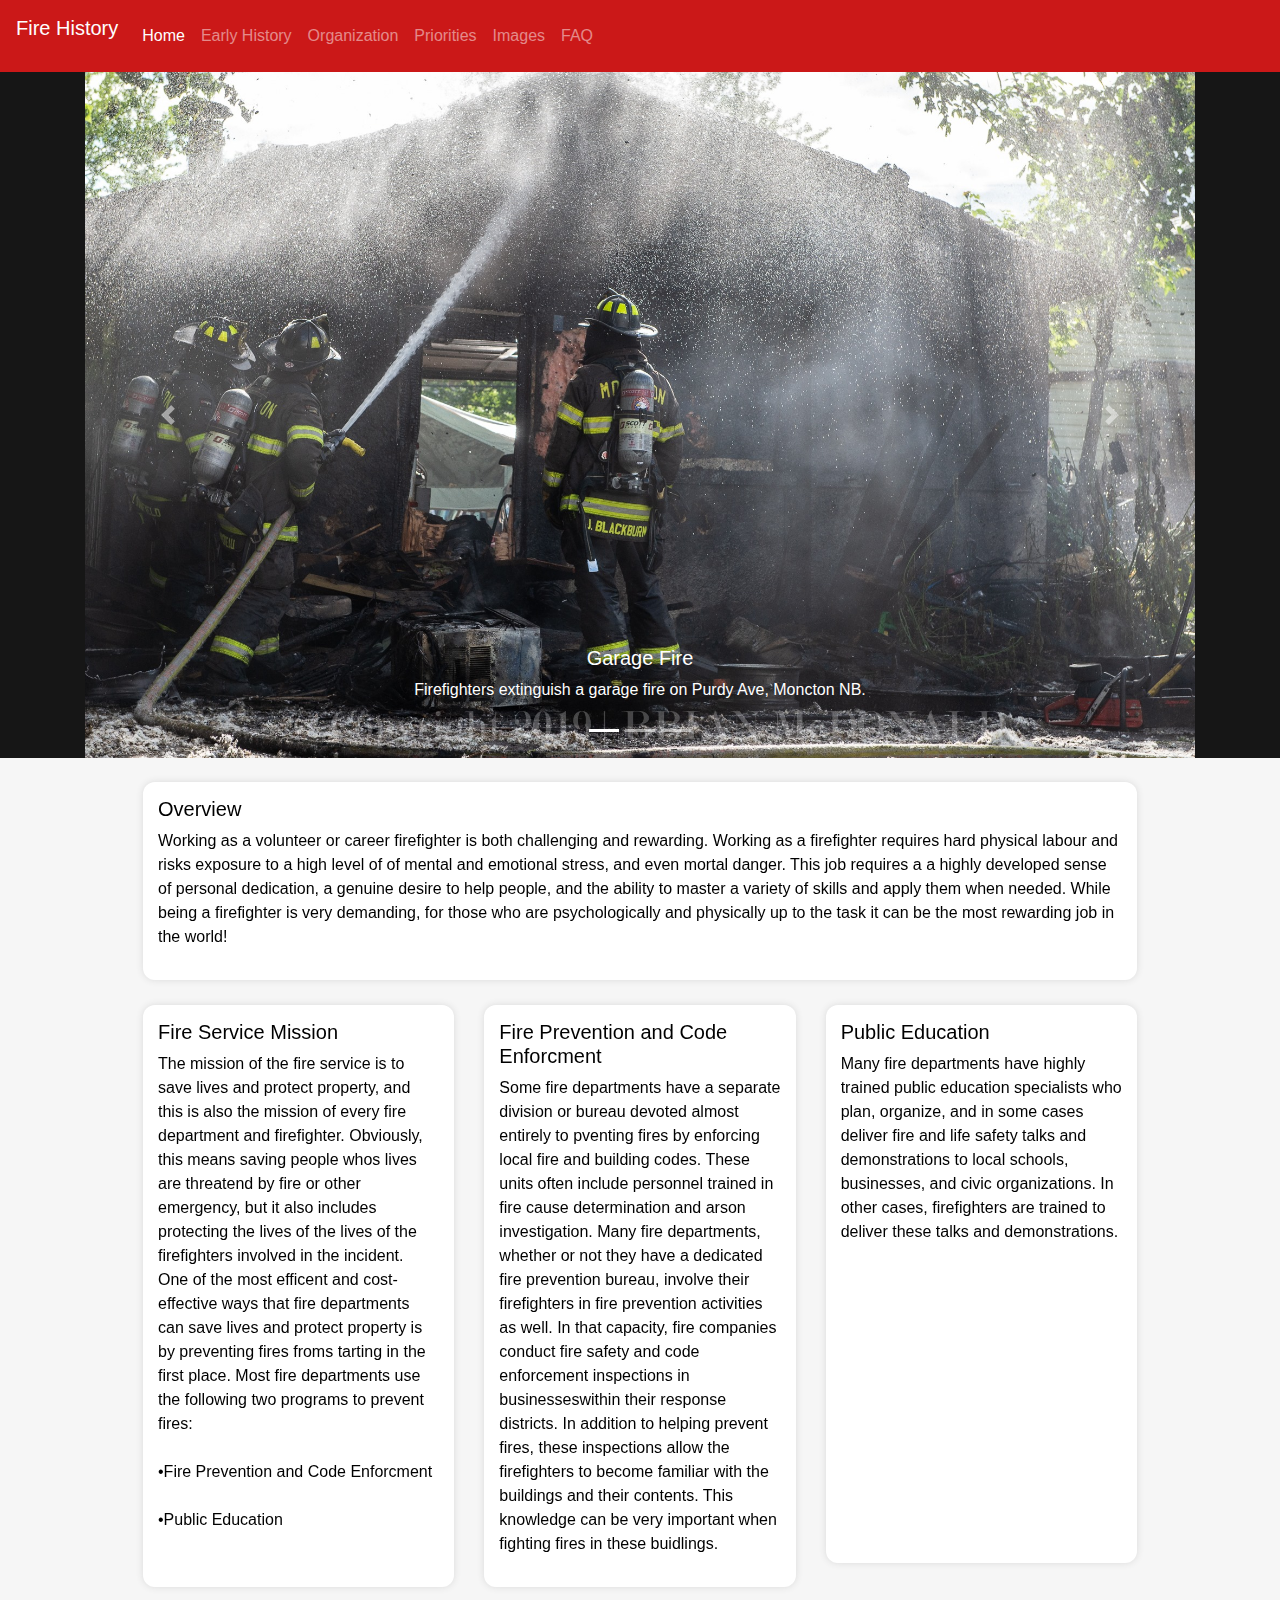
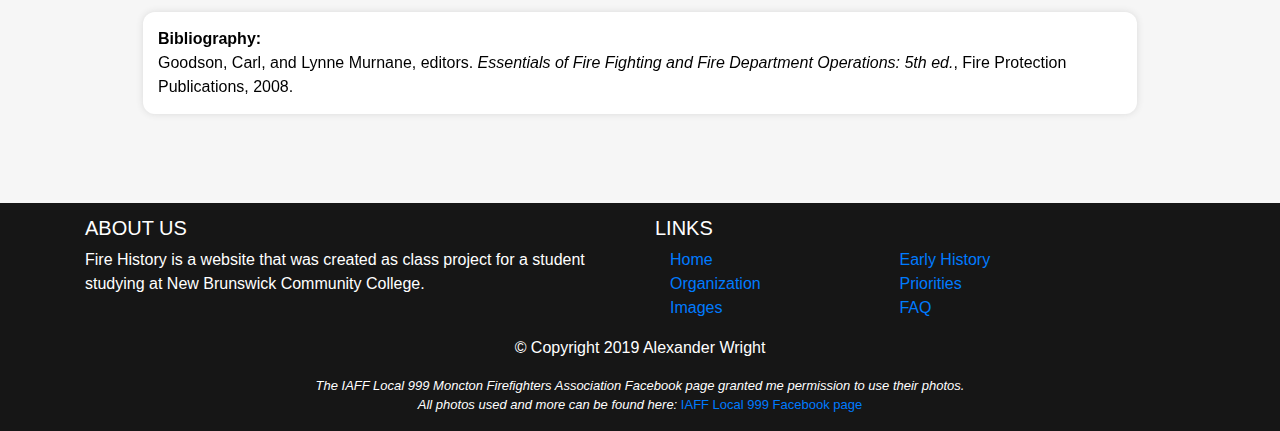
<file: index.html>
<!--Alexander Wright, Nov 26 2019, Project part 3-->
<!doctype html>
<html lang="en">

  <head>
    <!-- Required meta tags -->
    <meta charset="utf-8">
    <meta name="viewport" content="width=device-width, initial-scale=1, shrink-to-fit=no">

    <!-- Bootstrap CSS -->
    <link rel="stylesheet" href="https://stackpath.bootstrapcdn.com/bootstrap/4.3.1/css/bootstrap.min.css" integrity="sha384-ggOyR0iXCbMQv3Xipma34MD+dH/1fQ784/j6cY/iJTQUOhcWr7x9JvoRxT2MZw1T" crossorigin="anonymous">
	<!-- Optional JavaScript -->
    <!-- jQuery first, then Popper.js, then Bootstrap JS -->
    <script src="https://code.jquery.com/jquery-3.3.1.slim.min.js" integrity="sha384-q8i/X+965DzO0rT7abK41JStQIAqVgRVzpbzo5smXKp4YfRvH+8abtTE1Pi6jizo" crossorigin="anonymous"></script>
    <script src="https://cdnjs.cloudflare.com/ajax/libs/popper.js/1.14.7/umd/popper.min.js" integrity="sha384-UO2eT0CpHqdSJQ6hJty5KVphtPhzWj9WO1clHTMGa3JDZwrnQq4sF86dIHNDz0W1" crossorigin="anonymous"></script>
    <script src="https://stackpath.bootstrapcdn.com/bootstrap/4.3.1/js/bootstrap.min.js" integrity="sha384-JjSmVgyd0p3pXB1rRibZUAYoIIy6OrQ6VrjIEaFf/nJGzIxFDsf4x0xIM+B07jRM" crossorigin="anonymous"></script>
	
	
    <title>Home</title><!--Browser tab title set-->
	
	<!--Links to external CSS-->
	<link rel="stylesheet" type="text/css" href="Project.css">
	
	<!--Seets the browser tab icon-->
	<link rel="icon" href="Images/Helmet.png">

  </head>
  
  <body>  
	
	<!--Responsive navigation area-->
	<nav class="navbar fixed-top navbar-expand-lg navbar-dark" style="background-color:#C70000;" id="nav">
		<p class="navbar-brand">Fire History</p>
		
		<button class="navbar-toggler" type="button" data-toggle="collapse" data-target="#navbarNav" aria-controls="navbarNav" aria-expanded="false" aria-label="Toggle navigation">	
			<span class="navbar-toggler-icon"></span>
		</button>
		
		<!--Navigation links in an unordered list-->
		<div class="collapse navbar-collapse " id="navbarNav">
			<ul class="navbar-nav">
				<li class="nav-item active">
					<a class="nav-link" href="index.html">Home <span class="sr-only">(current)</span></a>
				</li>
				<li class="nav-item">
					<a class="nav-link" href="EarlyHistory.html">Early History</a>
				</li>
				<li class="nav-item">
					<a class="nav-link" href="Organization.html">Organization</a>
				</li>
				<li class="nav-item">
					<a class="nav-link" href="priorities.html">Priorities</a>
				</li>
				<li class="nav-item">
					<a class="nav-link" href="Images.html">Images</a>
				</li>
				<li class="nav-item">
					<a class="nav-link" href="FAQ.html">FAQ</a>
				</li>
					
			</ul>
		</div>
		
	</nav>
	
	<!--Forces the image carousel below the navbar-->
	<br><br><br>
	
	<!--Image carousel-->
	<div class="container-fluid" style="background-color:#161616;">	

		<div id="carouselExampleIndicators" class="carousel slide container" data-ride="carousel">
			<ol class="carousel-indicators">
				<li data-target="#carouselExampleIndicators" data-slide-to="0" class="active"></li>
				<li data-target="#carouselExampleIndicators" data-slide-to="1"></li>
				<li data-target="#carouselExampleIndicators" data-slide-to="2"></li>
			</ol>
			
			<div class="carousel-inner">
			
				<!-- Image one-->
				<div class="carousel-item active">
					<img class="d-block w-100" src="Images/imgC1.jpg" alt="Garage fire">
					
					<div class="carousel-caption d-none d-md-block">
						<h5>Garage Fire</h5>
						<p>Firefighters extinguish a garage fire on Purdy Ave, Moncton NB.</p>
					</div>
					
				</div>
				<!-- Image two-->
				<div class="carousel-item">
					<img class="d-block w-100" src="Images/imgC2.jpg" alt="House fire">
					
					<div class="carousel-caption d-none d-md-block">
						<h5>House Fire</h5>
						<p>Verdun Street house fire, Moncton NB.</p>
					</div>
				</div>
				<!-- Image three-->
				<div class="carousel-item">
					<img class="d-block w-100" src="Images/imgC3.jpg" alt="Apartment Fire">
					
					<div class="carousel-caption d-none d-md-block">
						<h5>Apartment Fire</h5>
						<p>Occupents forced out as fire broke out in the rooftop sauna. Morton Ave, Moncton NB.</p>
					</div>
				</div>
					
				<a class="carousel-control-prev" href="#carouselExampleIndicators" role="button" data-slide="prev">
					<span class="carousel-control-prev-icon" aria-hidden="true"></span>
					<span class="sr-only">Previous</span>
				</a>
				
				<a class="carousel-control-next" href="#carouselExampleIndicators" role="button" data-slide="next">
					<span class="carousel-control-next-icon" aria-hidden="true"></span>
					<span class="sr-only">Next</span>
				</a>
			</div>
		</div>
	</div>

	<!--Wrapper centeres main page content-->
	<div id="Wrapper">
		<div class="container">
			<div class="row">
				<!--Col md 12 takes up the whole page width-->
				<div class="col-lg-12"><br>
					<div class="ColumnStyle">
						<h5>Overview</h5>
						<p>
						Working as a volunteer or career firefighter is both challenging and rewarding. Working as a firefighter requires hard physical labour and risks exposure 
						to a high level of of mental and emotional stress, and even mortal danger. This job requires a a highly developed sense of personal dedication, a genuine 
						desire to help people, and the ability to master a variety of skills and apply them when needed. While being a firefighter is very demanding, 
						for those who are psychologically and physically up to the task it can be the most rewarding job in the world!
						</p>
					</div>
				</div>
			</div>
			<div class="row">
			<!--Items in new row are divided equally with col md 4, each takes a third of the available width-->
				<div class="col-lg-4" >
					<div class="ColumnStyle">
						<h5>Fire Service Mission</h5>
						<p>The mission of the fire service is to save lives and protect property, and this is also the mission of every fire department and firefighter.
						Obviously, this means saving people whos lives are threatend by fire or other emergency, but it also includes protecting the lives of the lives
						of the firefighters involved in the incident.
						<br>
						One of the most efficent and cost-effective ways that fire departments can save lives and protect property is by preventing fires froms tarting in 
						the first place. Most fire departments use the following two programs to prevent fires:
						<br><br>&#8226;Fire Prevention and Code Enforcment<br><br>&#8226;Public Education<br><br></p>					
					</div>					
				</div>				
				<div class="col-lg-4">
					<div class="ColumnStyle">
						<h5>Fire Prevention and Code Enforcment</h5>
						<p>Some fire departments have a separate division or bureau devoted almost entirely to pventing fires by enforcing local fire and building codes.
						   These units often include personnel trained in fire cause determination and arson investigation. Many fire departments, 
						   whether or not they have a dedicated fire prevention bureau, involve their firefighters in fire prevention activities as well. In that capacity,
						   fire companies conduct fire safety and code enforcement inspections in businesseswithin their response districts. In addition to helping prevent fires,
							these inspections allow the firefighters to become familiar with the buildings and their contents. This knowledge can be very important when 
							fighting fires in these buidlings.</p>
					</div>
				</div>			
				<div class="col-lg-4">
					<div class="ColumnStyle">
						<h5>Public Education</h5>
						<p>Many fire departments have highly trained public education specialists who plan, organize, and in some cases deliver fire and life safety talks and
						   demonstrations to local schools, businesses, and civic organizations. In other cases, firefighters are trained to deliver these talks and demonstrations.
						   <br><br><br><br> <br><br><br><br> <br><br><br><br> <br></p>
					</div>
				</div>
			</div>		
			<div class="row">
				<div class="col-lg-12">
					<p class="ColumnStyle">
						<strong>Bibliography:</strong><br>
						Goodson, Carl, and Lynne Murnane, editors. <i>Essentials of Fire Fighting and Fire Department Operations: 5th ed.</i>, Fire Protection Publications, 2008.
					</p>
				</div>
			</div>					   
		</div>
	</div>
	
	<!--Footer at the bottom of the page with navigation links and an about section-->
	<footer style="background-color:#161616;">
		<div class="container">
			<div class="row">
			
				<div class="col-md-6">
					<h5 class="text-uppercase">About Us</h5>
					<p>
						Fire History is a website that was created as class project for a student studying at New Brunswick Community College.
						
					</p>
				</div>
				
				<div class="col-md-6">
					
					<h5 class="text-uppercase">Links</h5>
					
					<!-- Links in an unordered list -->
					<ul class="list-unstyled">
						<li class="col-md-5 d-inline-block">
							<a class="nav-link link-padding" href="Index.html">Home</a>
						</li>
						<li class="col-md-5 d-inline-block">
							<a class="nav-link link-padding" href="EarlyHistory.html">Early History</a>
						</li>
						<li class="col-md-5 d-inline-block">
							<a class="nav-linklink-padding" href="Organization.html">Organization</a>
						</li>
						<li class="col-md-5 d-inline-block">
							<a class="nav-link link-padding" href="priorities.html">Priorities</a>
						</li>
						<li class="col-md-5 d-inline-block">
							<a class="nav-link link-padding" href="Images.html">Images</a>
						</li>
						<li class="col-md-5 d-inline-block">
							<a class="nav-link link-padding" href="FAQ.html">FAQ</a>
						</li>						
					</ul>
				</div>
			</div>
				
			<div class="row">
				<div class="col-md-12 text-center">
					<p>&copy; Copyright 2019 Alexander Wright</p> 
				</div>
			</div>
			<div class="row" style="font-size:13px;">
				<div class="col-md-12 text-center">
					<p><i>The IAFF Local 999 Moncton Firefighters Association Facebook page granted me permission to use their photos.<br>All photos used and more can be found here: 
					</i><a href="https://www.facebook.com/IAFF-Local-999-Moncton-Firefighters-Association-172013719613544/">IAFF Local 999 Facebook page</a></p>
					
				</div>
			</div>
		</div>
	</footer>

  </body>
</html>
</file>
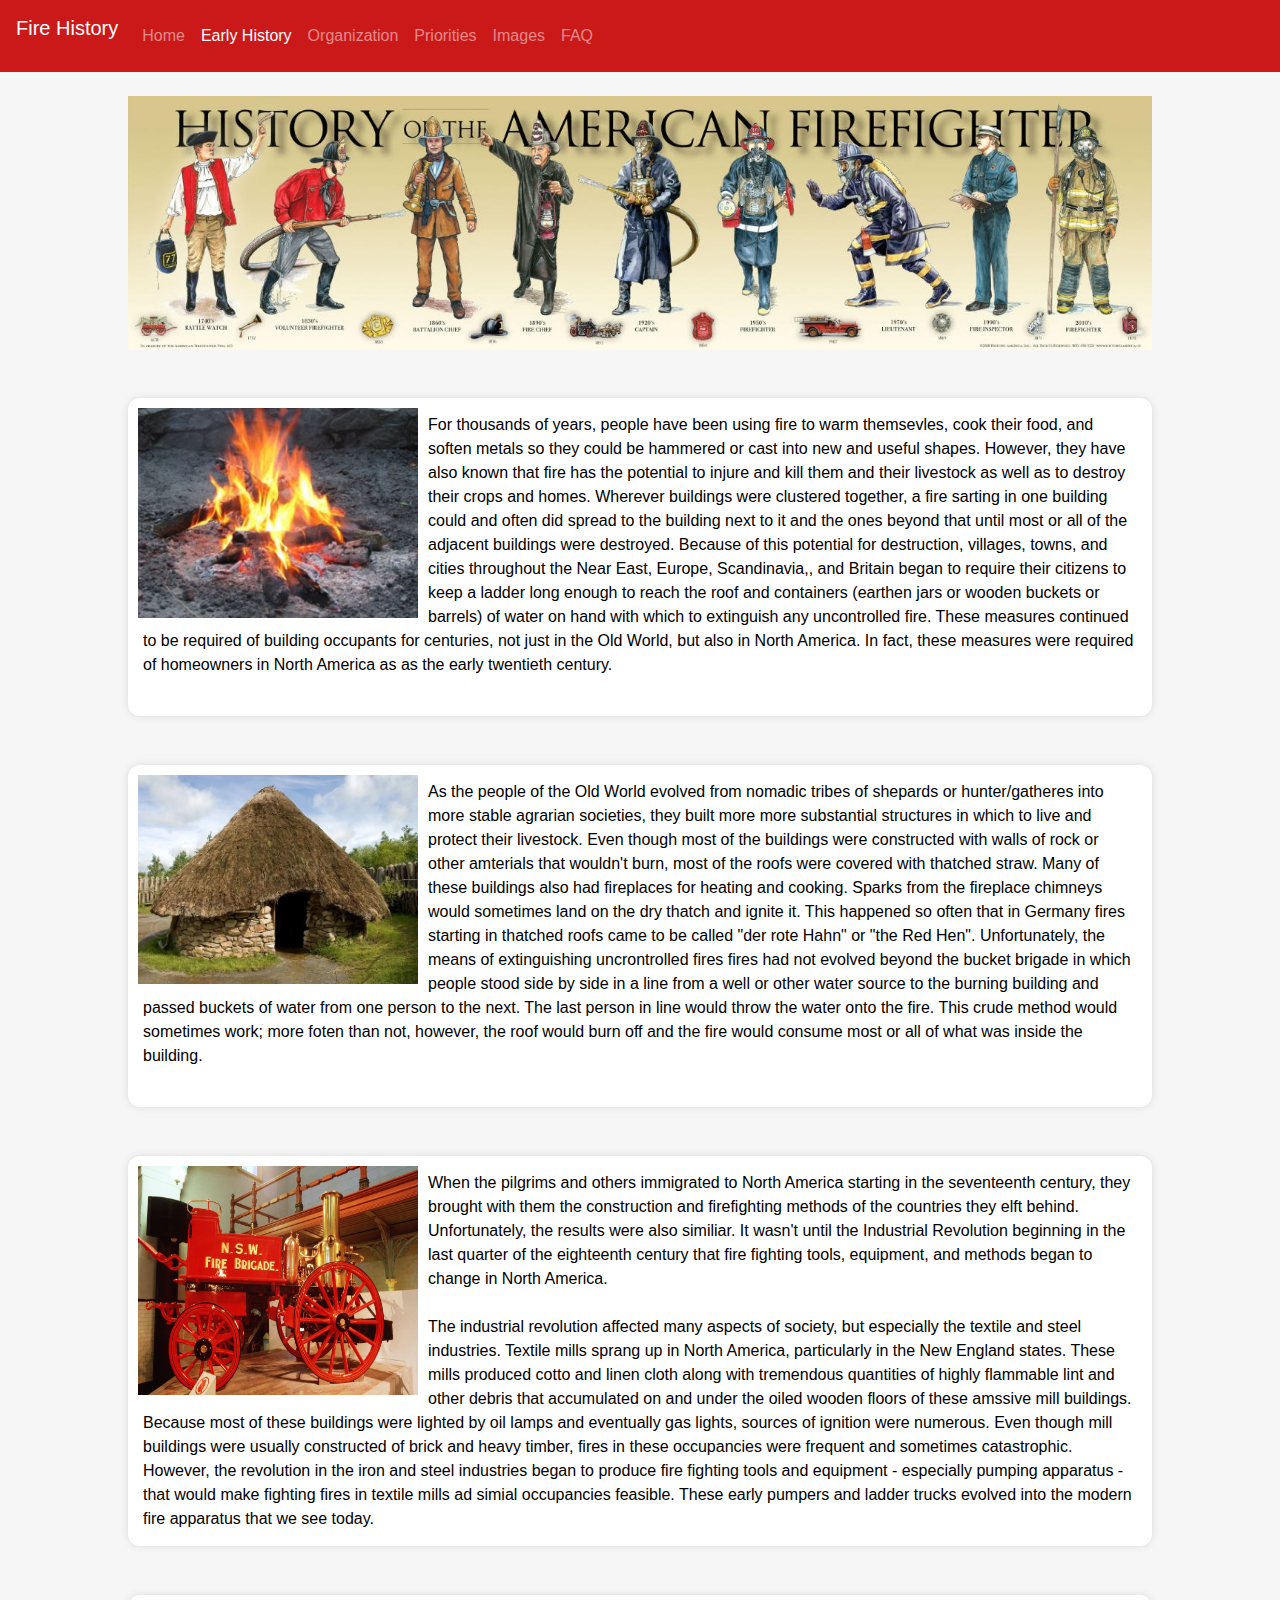
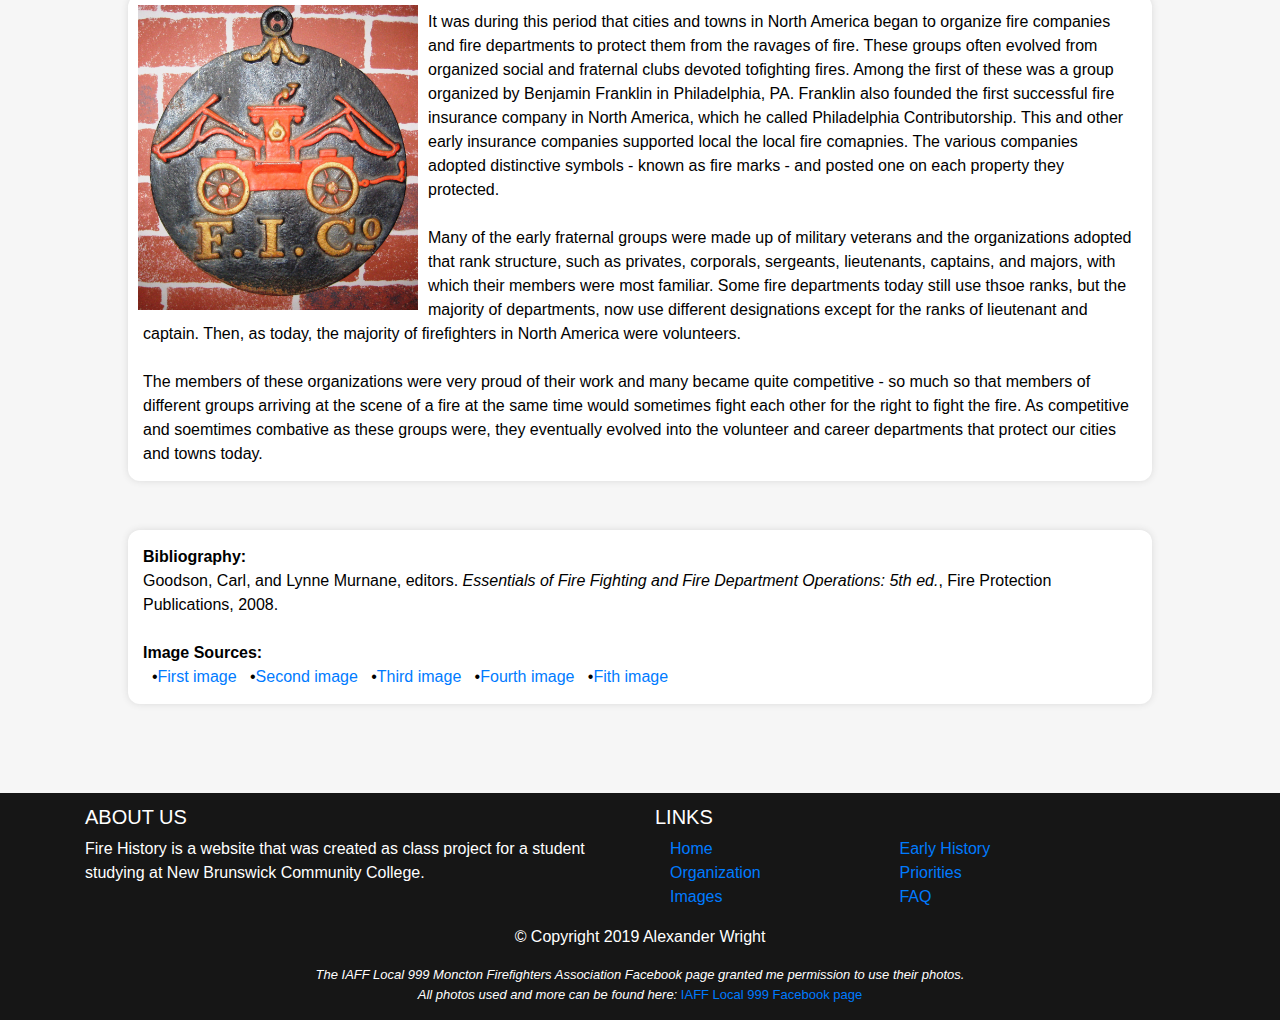
<file: EarlyHistory.html>
<!--Alexander Wright, Nov 26 2019, Project part 3-->
<!doctype html>
<html lang="en">

  <head>
    <!-- Required meta tags -->
    <meta charset="utf-8">
    <meta name="viewport" content="width=device-width, initial-scale=1, shrink-to-fit=no">

    <!-- Bootstrap CSS -->
    <link rel="stylesheet" href="https://stackpath.bootstrapcdn.com/bootstrap/4.3.1/css/bootstrap.min.css" integrity="sha384-ggOyR0iXCbMQv3Xipma34MD+dH/1fQ784/j6cY/iJTQUOhcWr7x9JvoRxT2MZw1T" crossorigin="anonymous">
	<!-- Optional JavaScript -->
    <!-- jQuery first, then Popper.js, then Bootstrap JS -->
    <script src="https://code.jquery.com/jquery-3.3.1.slim.min.js" integrity="sha384-q8i/X+965DzO0rT7abK41JStQIAqVgRVzpbzo5smXKp4YfRvH+8abtTE1Pi6jizo" crossorigin="anonymous"></script>
    <script src="https://cdnjs.cloudflare.com/ajax/libs/popper.js/1.14.7/umd/popper.min.js" integrity="sha384-UO2eT0CpHqdSJQ6hJty5KVphtPhzWj9WO1clHTMGa3JDZwrnQq4sF86dIHNDz0W1" crossorigin="anonymous"></script>
    <script src="https://stackpath.bootstrapcdn.com/bootstrap/4.3.1/js/bootstrap.min.js" integrity="sha384-JjSmVgyd0p3pXB1rRibZUAYoIIy6OrQ6VrjIEaFf/nJGzIxFDsf4x0xIM+B07jRM" crossorigin="anonymous"></script>
	
	
    <title>Early History</title>
	
	<link rel="stylesheet" type="text/css" href="Project.css">

	<!--Seets the browser tab icon-->
	<link rel="icon" href="Images/Helmet.png">
	
  </head>
  
  <body>  
	
	<!--Navigation area-->
	<nav class="navbar fixed-top navbar-expand-lg navbar-dark" style="background-color:#C70000;" id="nav">
		<p class="navbar-brand">Fire History</p>
		
		<button class="navbar-toggler" type="button" data-toggle="collapse" data-target="#navbarNav" aria-controls="navbarNav" aria-expanded="false" aria-label="Toggle navigation">	
			<span class="navbar-toggler-icon"></span>
		</button>
		
		<div class="collapse navbar-collapse " id="navbarNav">
			<ul class="navbar-nav">
				<li class="nav-item">
					<a class="nav-link" href="index.html">Home</a>
				</li>
				<li class="nav-item active">
					<a class="nav-link" href="EarlyHistory.html">Early History<span class="sr-only">(current)</span></a>
				</li>
				<li class="nav-item">
					<a class="nav-link" href="Organization.html">Organization</a>
				</li>
				<li class="nav-item">
					<a class="nav-link" href="priorities.html">Priorities</a>
				</li>
				<li class="nav-item">
					<a class="nav-link" href="Images.html">Images</a>
				</li>
				<li class="nav-item">
					<a class="nav-link" href="FAQ.html">FAQ</a>
				</li>
				
					
			</ul>
		</div>
		
	</nav>
		
	<!--Forces the image below the navbar-->
	<br><br><br><br>
		
	<!--Wrapper centers web page content-->
	<div id="Wrapper">
		
		<img  src="Images/HistoryBanner.jpg" style="width:100%;">
		
		<br>	
		
		<div><br><br><!--Br forces the first div to go down one space below the top banner image-->
		
			<img class="ContentPhotos card-img-left" src="Images/fire.jpg">
		
			<p class="ColumnStyle">
				For thousands of years, people have been using fire to warm themsevles, cook their food, and soften metals so they could be hammered or cast into new and useful shapes.
				However, they have also known that fire has the potential to injure and kill them and their livestock as well as to destroy their crops and homes.
				Wherever buildings were clustered together, a fire sarting in one building could and often did spread to the building next to it and the ones beyond that until
				most or all of the adjacent buildings were destroyed. Because of this potential for destruction, villages, towns, and cities throughout the Near East, Europe, 
				Scandinavia,, and Britain began to require their citizens to keep a ladder long enough to reach the roof and containers (earthen jars or wooden buckets or barrels)
				of water on hand with which to extinguish  any uncontrolled fire. These measures continued to be required of building occupants for centuries, not just in the Old 
				World, but also in North America. In fact, these measures were required of homeowners in North America as as the early twentieth century.
				<br><br>
			</p>
		</div>
		<br>
		<div>
			
			<img class="ContentPhotos" src="Images/hut.jpg">
		
			<p class="ColumnStyle">
				As the people of the Old World evolved from nomadic tribes of shepards or hunter/gatheres into more stable agrarian societies, they built more more substantial
				structures in which to live and protect their livestock. Even though most of the buildings were constructed with walls of rock or other amterials that wouldn't burn,
				most of the roofs  were covered with thatched straw. Many of these buildings also had fireplaces for heating and cooking. Sparks from the fireplace chimneys would
				sometimes land on the dry thatch and ignite it. This happened so often that in Germany fires starting in thatched roofs came to be called "der rote Hahn" or "the 
				Red Hen". Unfortunately, the means of extinguishing uncrontrolled fires fires had not evolved beyond the bucket brigade in which people  stood side by side in a 
				line from a well or other water source to the burning building and passed buckets of water from one person to the next. The last person in line would throw the 
				water onto the fire. This crude method would sometimes work; more foten than not, however, the roof would burn off and the fire would consume most or all of 
				what was inside the building.
				<br><br>
			</p>
		</div>
		<br>
		<div>
		
			<img class="ContentPhotos" src="Images/FirstFireEngine.jpg" style="height:250px">
		
			<p class="ColumnStyle">
				When the pilgrims and others immigrated to North America starting in the seventeenth century, they brought with them the construction and firefighting methods
				of the countries they elft behind. Unfortunately, the results were also similiar. It wasn't until the Industrial Revolution  beginning in the last quarter of the 
				eighteenth century that fire fighting tools, equipment, and methods began to change in North America.<br><br>
				The industrial revolution affected many aspects of society, but especially the textile and steel industries. Textile mills sprang up in North America, particularly 
				in the New England states. These mills produced cotto and linen cloth along with tremendous quantities of highly flammable lint and other debris that accumulated on
				and under the oiled wooden floors of these amssive mill buildings. Because most of these buildings were lighted by oil lamps and eventually gas lights, sources of 
				ignition were numerous. Even though mill buildings were usually constructed of brick and heavy timber, fires in these occupancies were frequent and sometimes
				catastrophic. However, the revolution in the iron and steel industries began to produce fire fighting tools and equipment - especially pumping apparatus - that would
				make fighting fires in textile mills ad simial occupancies feasible. These early pumpers and ladder trucks evolved into the modern fire apparatus that we see today.
				
			</p>
		</div>
		<br>
		<div>
			
			<img class="ContentPhotos" src="Images/mark.jpg">
		
			<p class="ColumnStyle">
				It was during this period that cities and towns in North America began to organize fire companies and fire departments to protect them from the ravages of fire.
				These groups often evolved from organized social and fraternal clubs devoted tofighting fires. Among the first of these was a group organized by Benjamin Franklin 
				in Philadelphia, PA. Franklin also founded the first successful fire insurance company in North America, which he called Philadelphia Contributorship. This and
				other early insurance companies supported local the local fire comapnies. The various companies adopted distinctive symbols - known as fire marks -  and posted one 
				on each property they protected.<br><br>
				Many of the early fraternal groups were made up of military veterans and the organizations adopted that rank structure, such as privates, corporals, sergeants,
				lieutenants, captains, and majors, with which their members were most familiar. Some fire departments today still use thsoe ranks, but the majority of departments,
				now use different designations except for the ranks of lieutenant and captain. Then, as today, the majority of firefighters in North America were volunteers.
				<br><br>
				The members of these organizations were very proud of their work and many became quite competitive - so much so that members of different groups arriving at the scene
				of a fire at the same time would sometimes fight each other for the right to fight the fire. As competitive and soemtimes combative as these groups were, they eventually
				evolved into the volunteer and career departments that protect our cities and towns today.
			</p>
		</div>
			
			<br>
			<div class="row">
				<div class="col-lg-12">
					<p class="ColumnStyle">
						<strong>Bibliography:</strong><br>
						Goodson, Carl, and Lynne Murnane, editors. <i>Essentials of Fire Fighting and Fire Department Operations: 5th ed.</i>, Fire Protection Publications, 2008.
						
						<br><br>
						<strong>Image Sources:</strong><br>
						&nbsp;&nbsp;&#8226;<a href="http://www.historyamerica.us/history-of-the-american-firefighter-poster">First image</a>
						&nbsp;&nbsp;&#8226;<a href="http://www.thegreynomads.com.au/scientists-reveal-secrets-of-perfect-grey-nomad-campfire/">Second image</a>
						&nbsp;&nbsp;&#8226;<a href="https://www.pinterest.ca/pin/203999058094094661/">Third image</a>
						&nbsp;&nbsp;&#8226;<a href="https://collection.maas.museum/object/207677">Fourth image</a>
						&nbsp;&nbsp;&#8226;<a href="https://www.pinterest.ca/pin/23855072996892797/">Fith image</a>
					
					</p>
					
				</div>
			</div>		
			
		
	</div>
		
	<!--Footer at the bottom of the page with navigation links and an about section-->
	<footer style="background-color:#161616;">
		<div class="container">
			<div class="row">
			
				<div class="col-md-6">
					<h5 class="text-uppercase">About Us</h5>
					<p>
						Fire History is a website that was created as class project for a student studying at New Brunswick Community College.
						
					</p>
				</div>
				
				<div class="col-md-6">
					
					<h5 class="text-uppercase">Links</h5>
					
					<!-- Links in an unordered list -->
					<ul class="list-unstyled">
						<li class="col-md-5 d-inline-block">
							<a class="nav-link link-padding" href="Index.html">Home</a>
						</li>
						<li class="col-md-5 d-inline-block">
							<a class="nav-link link-padding" href="EarlyHistory.html">Early History</a>
						</li>
						<li class="col-md-5 d-inline-block">
							<a class="nav-linklink-padding" href="Organization.html">Organization</a>
						</li>
						<li class="col-md-5 d-inline-block">
							<a class="nav-link link-padding" href="priorities.html">Priorities</a>
						</li>
						<li class="col-md-5 d-inline-block">
							<a class="nav-link link-padding" href="Images.html">Images</a>
						</li>
						<li class="col-md-5 d-inline-block">
							<a class="nav-link link-padding" href="FAQ.html">FAQ</a>
						</li>						
					</ul>
				</div>
			</div>
				
			<div class="row">
				<div class="col-md-12 text-center">
					<p>&copy; Copyright 2019 Alexander Wright</p> 
				</div>
			</div>
			<div class="row" style="font-size:13px;">
				<div class="col-md-12 text-center">
					<p><i>The IAFF Local 999 Moncton Firefighters Association Facebook page granted me permission to use their photos.<br>All photos used and more can be found here: 
					</i><a href="https://www.facebook.com/IAFF-Local-999-Moncton-Firefighters-Association-172013719613544/">IAFF Local 999 Facebook page</a></p>
					
				</div>
			</div>
		</div>
	</footer>
	
  </body>
</html>
</file>
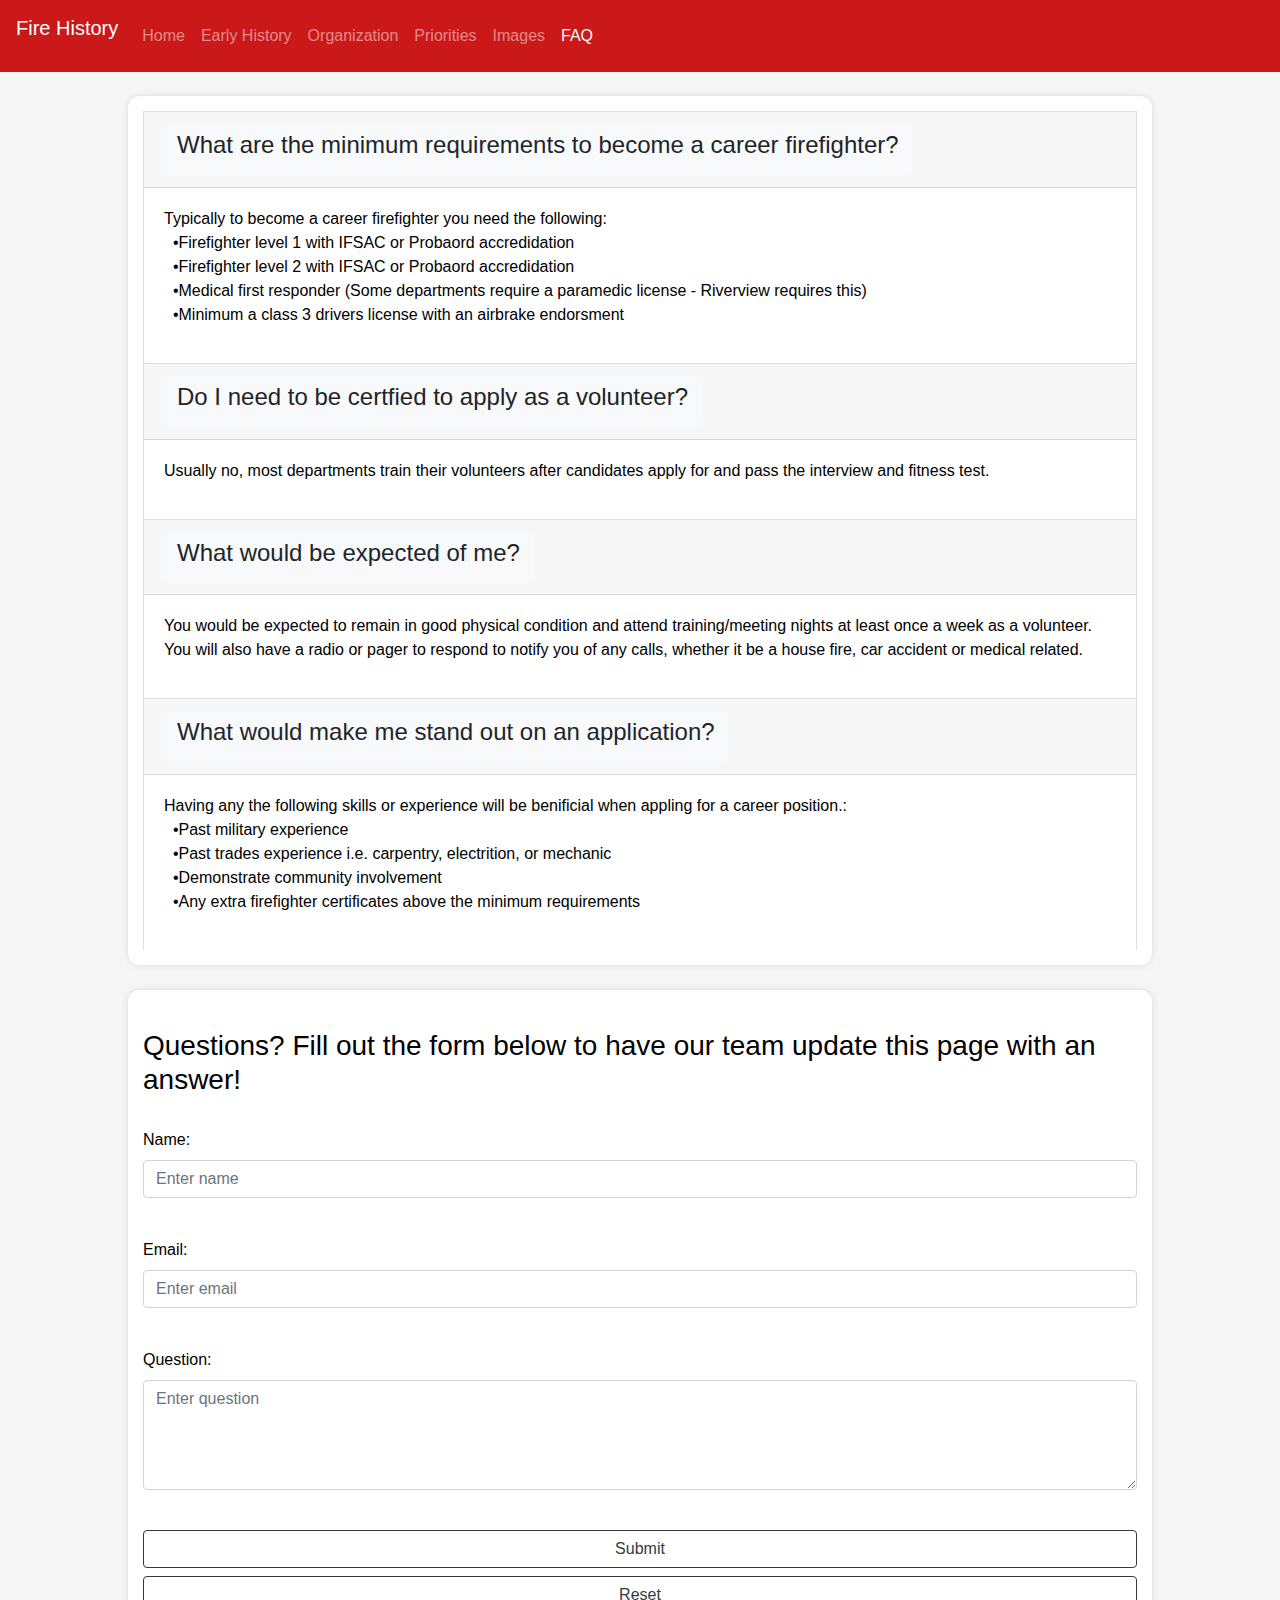
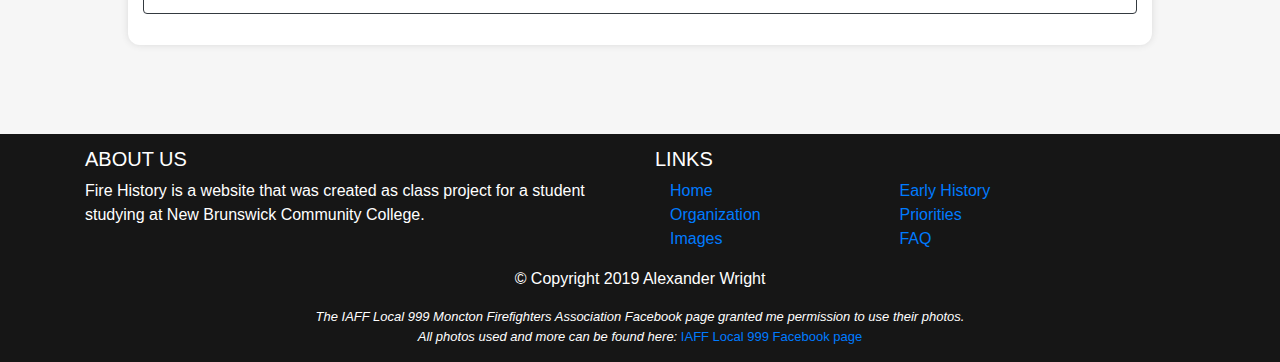
<file: FAQ.html>
<!--Alexander Wright, Nov 26 2019, Project part 3-->
<!doctype html>
<html lang="en">

  <head>
    <!-- Required meta tags -->
    <meta charset="utf-8">
    <meta name="viewport" content="width=device-width, initial-scale=1, shrink-to-fit=no">

    <!-- Bootstrap CSS -->
    <link rel="stylesheet" href="https://stackpath.bootstrapcdn.com/bootstrap/4.3.1/css/bootstrap.min.css" integrity="sha384-ggOyR0iXCbMQv3Xipma34MD+dH/1fQ784/j6cY/iJTQUOhcWr7x9JvoRxT2MZw1T" crossorigin="anonymous">
	<!-- Optional JavaScript -->
    <!-- jQuery first, then Popper.js, then Bootstrap JS -->
    <script src="https://code.jquery.com/jquery-3.3.1.slim.min.js" integrity="sha384-q8i/X+965DzO0rT7abK41JStQIAqVgRVzpbzo5smXKp4YfRvH+8abtTE1Pi6jizo" crossorigin="anonymous"></script>
    <script src="https://cdnjs.cloudflare.com/ajax/libs/popper.js/1.14.7/umd/popper.min.js" integrity="sha384-UO2eT0CpHqdSJQ6hJty5KVphtPhzWj9WO1clHTMGa3JDZwrnQq4sF86dIHNDz0W1" crossorigin="anonymous"></script>
    <script src="https://stackpath.bootstrapcdn.com/bootstrap/4.3.1/js/bootstrap.min.js" integrity="sha384-JjSmVgyd0p3pXB1rRibZUAYoIIy6OrQ6VrjIEaFf/nJGzIxFDsf4x0xIM+B07jRM" crossorigin="anonymous"></script>
	
	
    <title>FAQ</title>
	
	<link rel="stylesheet" type="text/css" href="Project.css">
	
	<!--Seets the browser tab icon-->
	<link rel="icon" href="Images/Helmet.png">
	
  </head>
  
	<body>  
	
		<!--Responsive navigation area-->
		<nav class="navbar fixed-top navbar-expand-lg navbar-dark" style="background-color:#C70000;" id="nav">
		<p class="navbar-brand">Fire History</p>
		
		<button class="navbar-toggler" type="button" data-toggle="collapse" data-target="#navbarNav" aria-controls="navbarNav" aria-expanded="false" aria-label="Toggle navigation">	
			<span class="navbar-toggler-icon"></span>
		</button>
		
		<!--Navigation links in an unordered list-->
		<div class="collapse navbar-collapse " id="navbarNav">
			<ul class="navbar-nav">
				<li class="nav-item">
					<a class="nav-link" href="index.html">Home</a>
				</li>
				<li class="nav-item">
					<a class="nav-link" href="EarlyHistory.html">Early History</a>
				</li>
				<li class="nav-item">
					<a class="nav-link" href="Organization.html">Organization</a>
				</li>
				<li class="nav-item">
					<a class="nav-link" href="priorities.html">Priorities</a>
				</li>
				<li class="nav-item">
					<a class="nav-link" href="Images.html">Images</a>
				</li>
				<li class="nav-item active">
					<a class="nav-link" href="FAQ.html">FAQ<span class="sr-only">(current)</span></a>
				</li>
					
			</ul>
		</div>
		
	</nav>
		
		<div id="Wrapper" >
			
			<!--Pushes the content below the header-->
			<br><br><br><br>
		
			<!--Questions and answers below in bootstrap accordions-->
			<div class="ColumnStyle">
				<div class="accordion" id="Q1">
				  <div class="card">
					<div class="card-header" id="headingOne">
					  <h3 class="mb-0">
						<button class="btn btn-light" type="button" data-toggle="collapse" data-target="#collapseOne" aria-expanded="true" aria-controls="collapseOne">
						  <h4>What are the minimum requirements to become a career firefighter?</h4>
						</button>
					  </h3>
					</div>
							
					<div id="collapseOne" class="collapse show" aria-labelledby="headingOne" data-parent="#Q1">
						  <div class="card-body">
							<p>Typically to become a career firefighter you need the following:<br>
							&nbsp;&nbsp;&#8226;Firefighter level 1 with IFSAC or Probaord accredidation<br>
							&nbsp;&nbsp;&#8226;Firefighter level 2 with IFSAC or Probaord accredidation<br>
							&nbsp;&nbsp;&#8226;Medical first responder (Some departments require a paramedic license - Riverview requires this)<br>
							&nbsp;&nbsp;&#8226;Minimum a class 3 drivers license with an airbrake endorsment</p>
						  </div>
					</div>
					</div>	
				</div>
				
				<div class="accordion" id="Q2">
				  <div class="card">
					<div class="card-header" id="headingTwo">
					  <h3 class="mb-0">
						<button class="btn btn-light" type="button" data-toggle="collapse" data-target="#collapseTwo" aria-expanded="true" aria-controls="collapseTwo">
						  <h4>Do I need to be certfied to apply as a volunteer?</h4>
						</button>
					  </h3>
					</div>
							
					<div id="collapseTwo" class="collapse show" aria-labelledby="headingTwo" data-parent="#Q2">
						  <div class="card-body">
							<p>Usually no, most departments train their volunteers after candidates apply for and pass the interview and fitness test.
							</p>
							
						  </div>
					</div>
					</div>	
				</div>
				
				<div class="accordion" id="Q3">
				  <div class="card">
					<div class="card-header" id="headingThree">
					  <h3 class="mb-0">
						<button class="btn btn-light" type="button" data-toggle="collapse" data-target="#collapseThree" aria-expanded="true" aria-controls="collapseThree">
						  <h4>What would be expected of me?</h4>
						</button>
					  </h3>
					</div>
							
					<div id="collapseThree" class="collapse show" aria-labelledby="headingThree" data-parent="#Q3">
						  <div class="card-body">
							<p>You would be expected to remain in good physical condition and attend training/meeting nights at least once a week as a volunteer.
								You will also have a radio or pager to respond to notify you of any calls, whether it be a house fire, car accident or medical related.</p>
							
						  </div>
					</div>
					</div>	
				</div>
				
				<div class="accordion" id="Q4">
				  <div class="card">
					<div class="card-header" id="headingThree">
					  <h3 class="mb-0">
						<button class="btn btn-light" type="button" data-toggle="collapse" data-target="#headingFour" aria-expanded="true" aria-controls="headingFour">
						  <h4>What would make me stand out on an application?</h4>
						</button>
					  </h3>
					</div>
							
					<div id="headingFour" class="collapse show" aria-labelledby="headingFour" data-parent="#Q4">
						  <div class="card-body">
							<p>Having any the following skills or experience will be benificial when appling for a career position.:<br>
							   &nbsp;&nbsp;&#8226;Past military experience<br>
							   &nbsp;&nbsp;&#8226;Past trades experience i.e. carpentry, electrition, or mechanic<br>
							   &nbsp;&nbsp;&#8226;Demonstrate community involvement<br>
							   &nbsp;&nbsp;&#8226;Any extra firefighter certificates above the minimum requirements</p>
							   
							
						  </div>
					</div>
					</div>	
				</div>
			</div>
			
			<div class="ColumnStyle">
			<!--Form for user question submission-->
			<div class="row">
				<!--Col md 12 takes up the whole page width-->
				<div class="col-md-12"><br>
				
					<h3>Questions? Fill out the form below to have our team update this page with an answer!</h3>
					
					<br>
				</div>
			</div>
					<!--Form that collects user data and is responsive-->
					<form action="http://webdevbasics.net/scripts/demo.php" method="post">
						<div class="row">
							<!--Col md 12 takes up the whole page width-->
							<div class="col-md-12">
								<div class="form-group">
									<label for="name">Name:</label><br>
									<input type="text" name="name" class="form-control"  placeholder="Enter name" required = "required"><br>
								</div>
							</div>
						</div>
						
						<div class="row">
							<!--Col md 12 takes up the whole page width-->
							<div class="col-md-12">
								<div class="form-group">
									<label for="email">Email:</label><br>
									<input type="text" name="email" class="form-control" placeholder="Enter email" required = "required"><br>
								</div>
							</div>
						</div>	
							
						<div class="row">
							<!--Col md 12 takes up the whole page width-->
							<div class="col-md-12">
								<div class="form-group">						
									<label for="question">Question:</label><br>
									<textarea name = "question" rows="4" class="form-control" placeholder="Enter question" required = "required"></textarea><br>
								</div>
								<div class="form-group">
									<input type="submit" value="Submit" class="btn btn-outline-dark btn-block">
									<input type="reset" value="Reset" class="btn btn-outline-dark btn-block">
								</div>						
							</div>
						</div>
						
					</form>
				
			</div>
			
		</div>
			
		<!--Footer at the bottom of the page with navigation links and an about section-->
	<footer style="background-color:#161616;">
		<div class="container">
			<div class="row">
			
				<div class="col-md-6">
					<h5 class="text-uppercase">About Us</h5>
					<p>
						Fire History is a website that was created as class project for a student studying at New Brunswick Community College.
						
					</p>
				</div>
				
				<div class="col-md-6">
					
					<h5 class="text-uppercase">Links</h5>
					
					<!-- Links in an unordered list -->
					<ul class="list-unstyled">
						<li class="col-md-5 d-inline-block">
							<a class="nav-link link-padding" href="Index.html">Home</a>
						</li>
						<li class="col-md-5 d-inline-block">
							<a class="nav-link link-padding" href="EarlyHistory.html">Early History</a>
						</li>
						<li class="col-md-5 d-inline-block">
							<a class="nav-linklink-padding" href="Organization.html">Organization</a>
						</li>
						<li class="col-md-5 d-inline-block">
							<a class="nav-link link-padding" href="priorities.html">Priorities</a>
						</li>
						<li class="col-md-5 d-inline-block">
							<a class="nav-link link-padding" href="Images.html">Images</a>
						</li>
						<li class="col-md-5 d-inline-block">
							<a class="nav-link link-padding" href="FAQ.html">FAQ</a>
						</li>						
					</ul>
				</div>
			</div>
				
			<div class="row">
				<div class="col-md-12 text-center">
					<p>&copy; Copyright 2019 Alexander Wright</p> 
				</div>
			</div>
			<div class="row" style="font-size:13px;">
				<div class="col-md-12 text-center">
					<p><i>The IAFF Local 999 Moncton Firefighters Association Facebook page granted me permission to use their photos.<br>All photos used and more can be found here: 
					</i><a href="https://www.facebook.com/IAFF-Local-999-Moncton-Firefighters-Association-172013719613544/">IAFF Local 999 Facebook page</a></p>
					
				</div>
			</div>
		</div>
	</footer>
		
	</body>
</html>
</file>
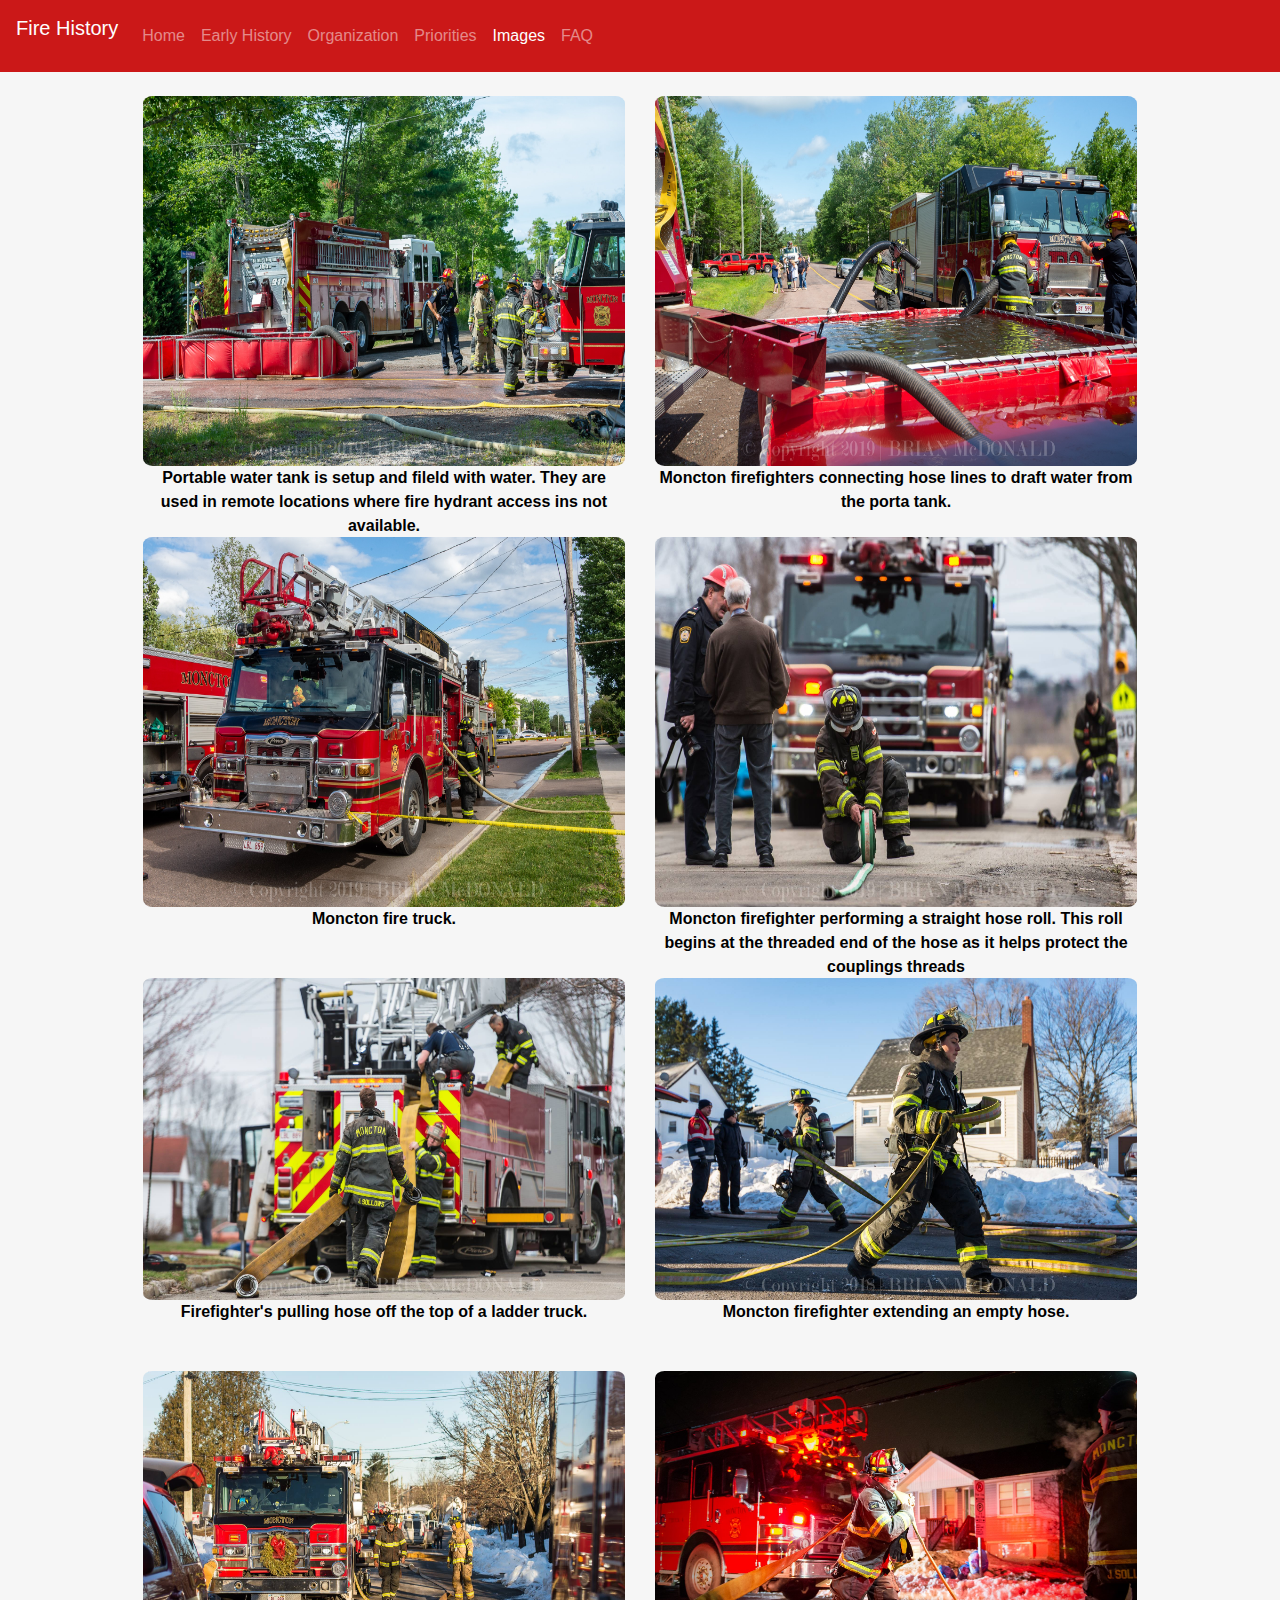
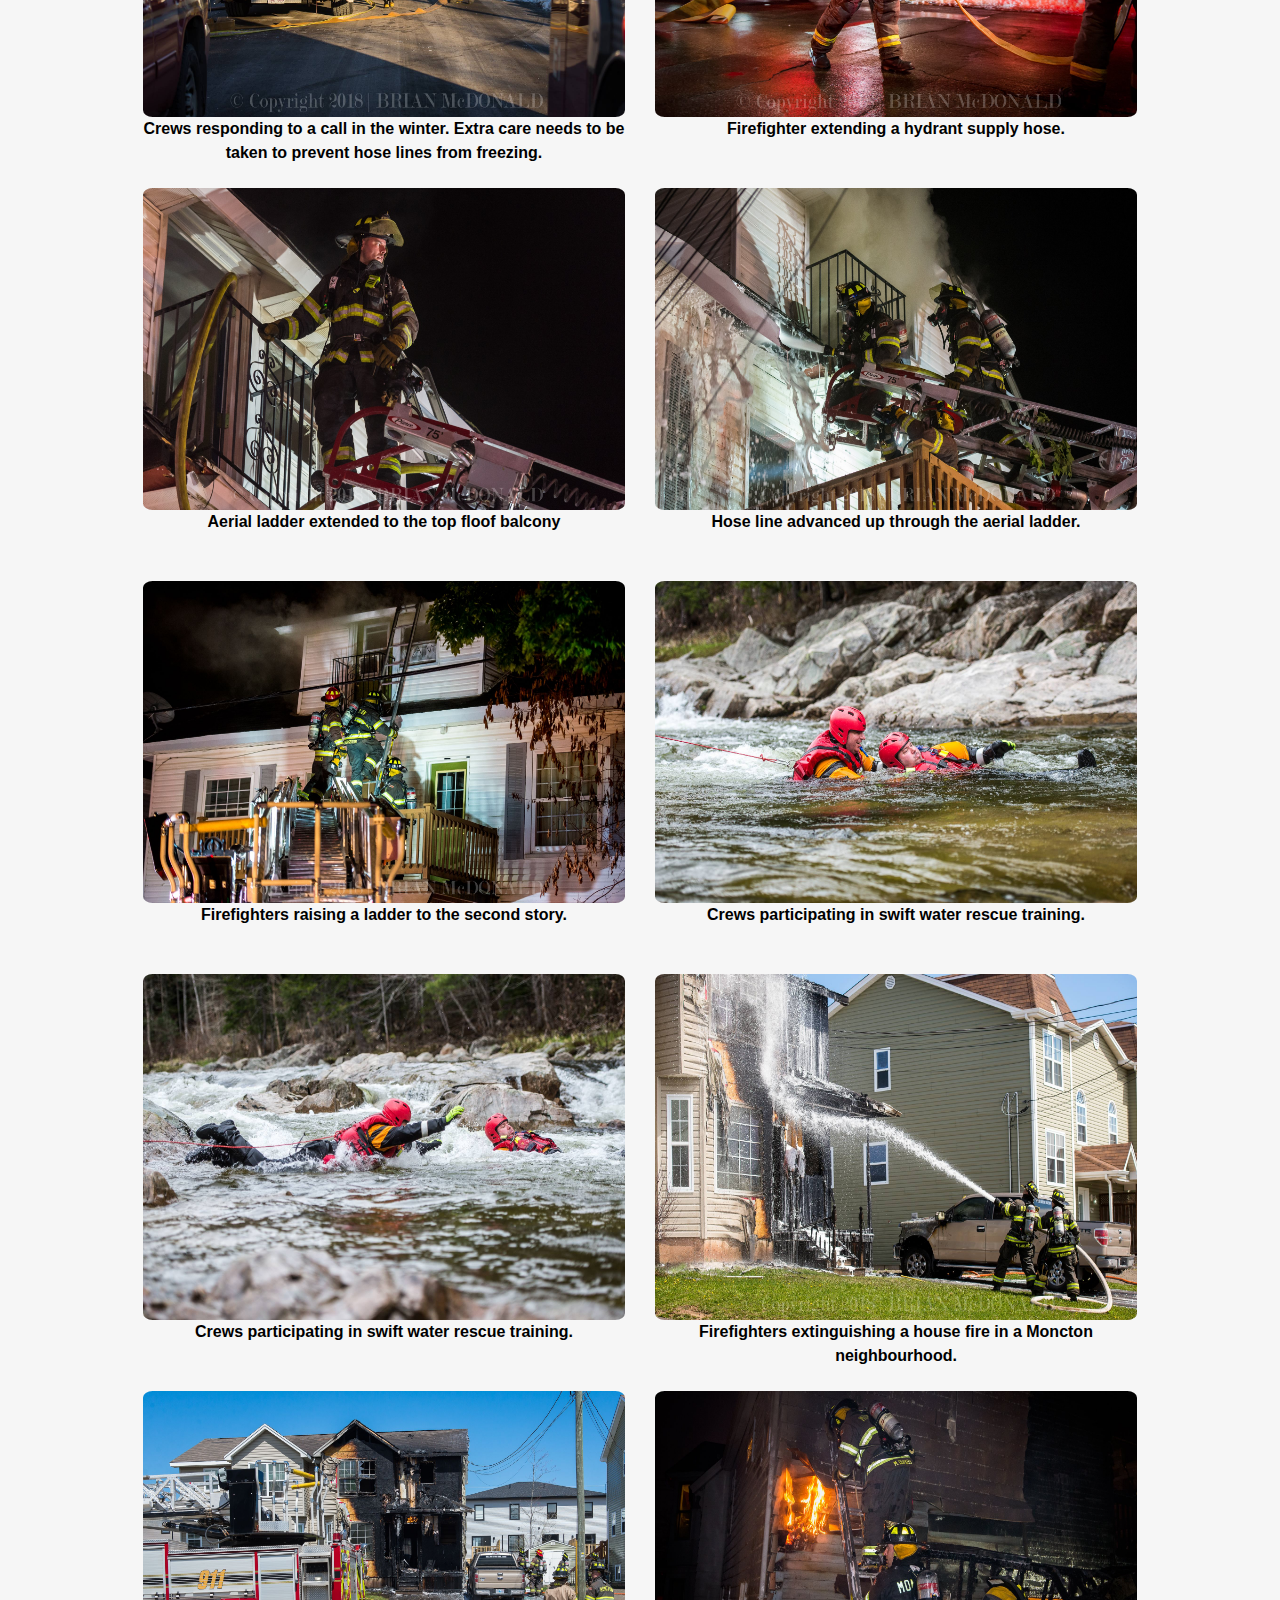
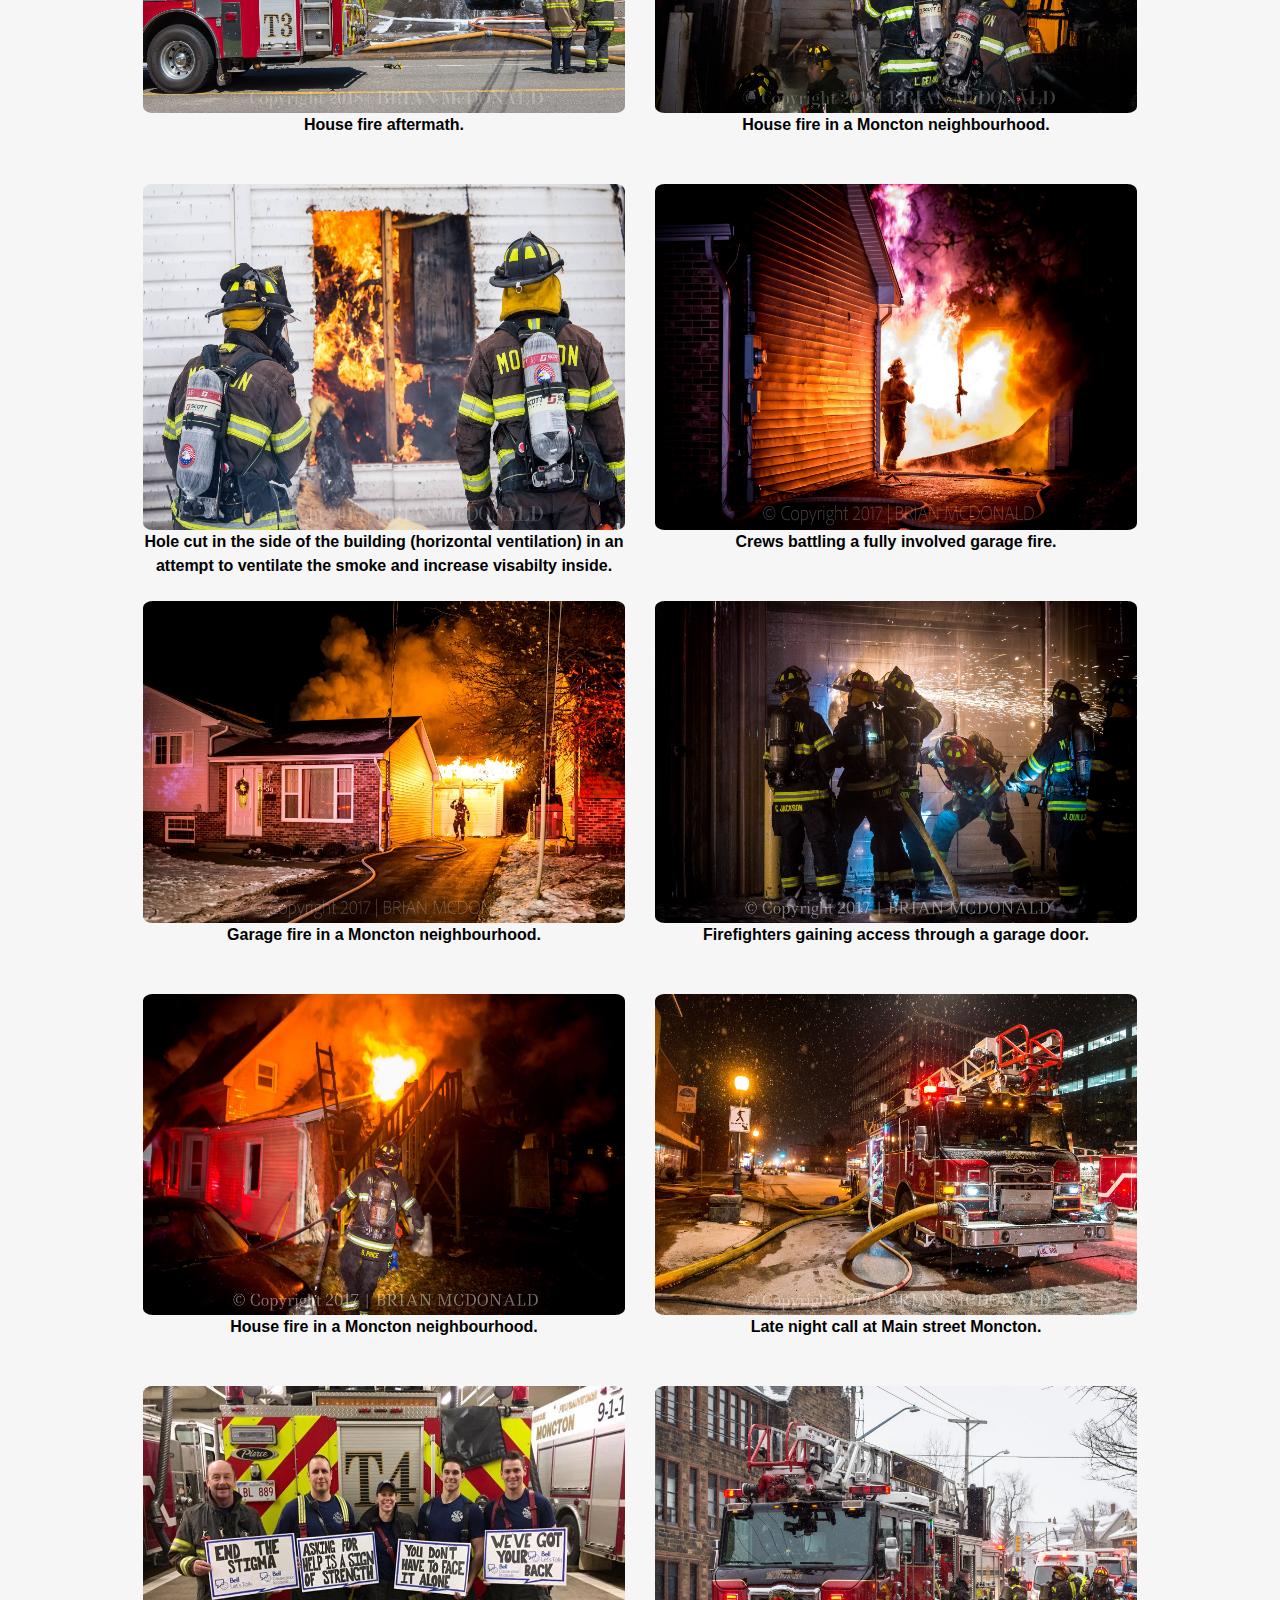
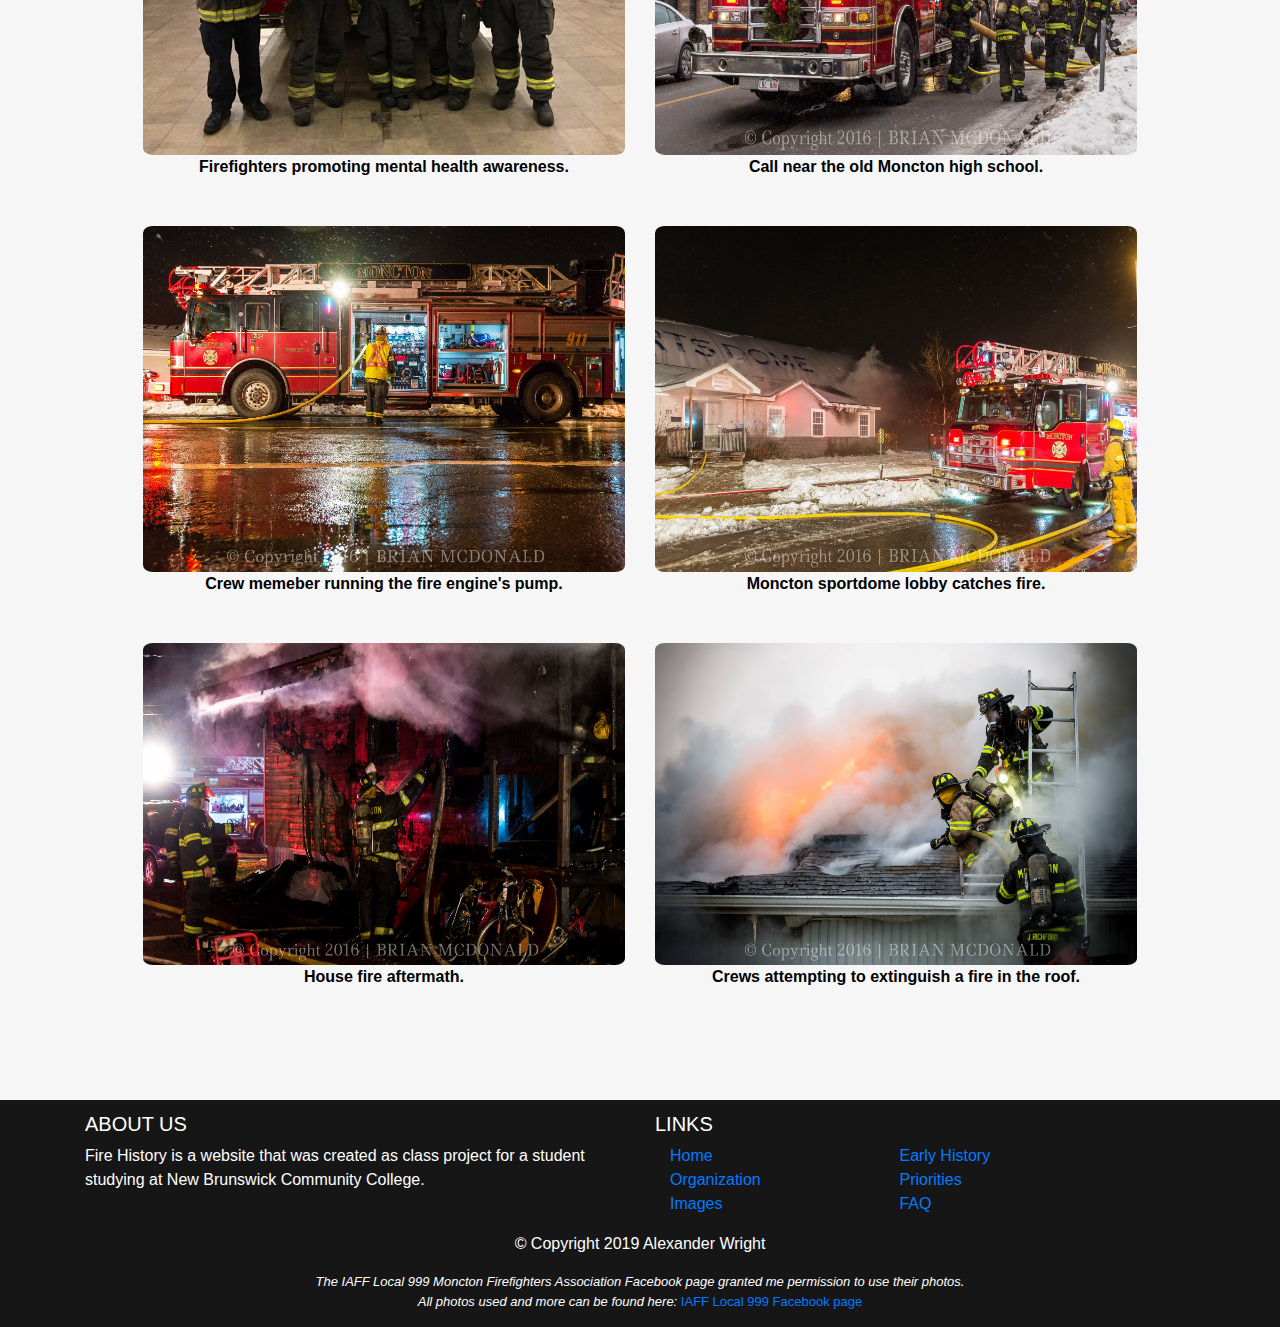
<file: Images.html>
<!--Alexander Wright, Nov 26 2019, Project part 3-->
<!doctype html>
<html lang="en">

  <head>
    <!-- Required meta tags -->
    <meta charset="utf-8">
    <meta name="viewport" content="width=device-width, initial-scale=1, shrink-to-fit=no">

    <!-- Bootstrap CSS -->
    <link rel="stylesheet" href="https://stackpath.bootstrapcdn.com/bootstrap/4.3.1/css/bootstrap.min.css" integrity="sha384-ggOyR0iXCbMQv3Xipma34MD+dH/1fQ784/j6cY/iJTQUOhcWr7x9JvoRxT2MZw1T" crossorigin="anonymous">
	<!-- Optional JavaScript -->
    <!-- jQuery first, then Popper.js, then Bootstrap JS -->
    <script src="https://code.jquery.com/jquery-3.3.1.slim.min.js" integrity="sha384-q8i/X+965DzO0rT7abK41JStQIAqVgRVzpbzo5smXKp4YfRvH+8abtTE1Pi6jizo" crossorigin="anonymous"></script>
    <script src="https://cdnjs.cloudflare.com/ajax/libs/popper.js/1.14.7/umd/popper.min.js" integrity="sha384-UO2eT0CpHqdSJQ6hJty5KVphtPhzWj9WO1clHTMGa3JDZwrnQq4sF86dIHNDz0W1" crossorigin="anonymous"></script>
    <script src="https://stackpath.bootstrapcdn.com/bootstrap/4.3.1/js/bootstrap.min.js" integrity="sha384-JjSmVgyd0p3pXB1rRibZUAYoIIy6OrQ6VrjIEaFf/nJGzIxFDsf4x0xIM+B07jRM" crossorigin="anonymous"></script>
	
	
    <title>Images</title>
	
	<link rel="stylesheet" type="text/css" href="Project.css">

	<!--Seets the browser tab icon-->
	<link rel="icon" href="Images/Helmet.png">

  </head>
  
  <body>  
	
	   <!--Responsive navigation area-->
	   <nav class="navbar fixed-top navbar-expand-lg navbar-dark" style="background-color:#C70000;" id="nav">
		<p class="navbar-brand">Fire History</p>
		
		<button class="navbar-toggler" type="button" data-toggle="collapse" data-target="#navbarNav" aria-controls="navbarNav" aria-expanded="false" aria-label="Toggle navigation">	
			<span class="navbar-toggler-icon"></span>
		</button>
		
		<!--Navigation links in an unordered list-->
		<div class="collapse navbar-collapse " id="navbarNav">
			<ul class="navbar-nav">
				<li class="nav-item">
					<a class="nav-link" href="index.html">Home</a>
				</li>
				<li class="nav-item">
					<a class="nav-link" href="EarlyHistory.html">Early History</a>
				</li>
				<li class="nav-item">
					<a class="nav-link" href="Organization.html">Organization</a>
				</li>
				<li class="nav-item">
					<a class="nav-link" href="priorities.html">Priorities</a>
				</li>
				<li class="nav-item active">
					<a class="nav-link" href="Images.html">Images<span class="sr-only">(current)</span></a>
				</li>
				<li class="nav-item">
					<a class="nav-link" href="FAQ.html">FAQ</a>
				</li>
					
			</ul>
		</div>
		
	</nav>
		
		<!--Forces the wrapper below the navbar-->
		<br><br><br><br>
		
		<div id="Wrapper" >	
			<div class="container">
			
				<!--Images with figcaption descriptive text divided into two columns for desktops and tablets-->
				<div class="row">			
					<figure class = "col-md-6 col-lg-6 text-center">
						<a href="Images/img28.jpg"><img src="Images/img28.jpg"  alt="Fire truck porta tank" class = "images"></a>
						<figcaption>Portable water tank is setup and fileld with water. They are used in remote locations where fire hydrant access ins not available.</figcaption>
					</figure>
					
					<figure class = "col-md-6 col-lg-6 text-center">
						<a href="Images/img29.jpg"><img src="Images/img29.jpg"  alt="Porta tank drafting" class = "images" ></a>
						<figcaption> Moncton firefighters connecting hose lines to draft water from the porta tank.  </figcaption>
					</figure>
				</div>	
				<div class="row">
					<figure class = "col-md-6 col-lg-6 text-center">
						<a href="Images/img27.jpg"><img src="Images/img27.jpg"  alt="Moncton fire truck" class = "images"></a>
						<figcaption> Moncton fire truck.</figcaption>
					</figure>
					
					<figure class = "col-md-6 col-lg-6 text-center">
						<a href="Images/img26.jpg"><img src="Images/img26.jpg"  alt="Straight hose roll" class = "images"></a>
						<figcaption>Moncton firefighter performing a straight hose roll. This roll begins at the threaded end of the hose as it helps protect the couplings threads</figcaption>
					</figure>
				</div>
				<div class="row">	
					<figure class = "col-md-6 col-lg-6 text-center">
						<a href="Images/img25.jpg"><img src="Images/img25.jpg"  alt="Pulling hose off truck" class = "images"></a>
						<figcaption>Firefighter's pulling hose off the top of a ladder truck.</figcaption>
					</figure>
					
					<figure class = "col-md-6 col-lg-6 text-center">
						<a href="Images/img24.jpg"><img src="Images/img24.jpg"  alt="extending empty hose line" class = "images"></a>
						<figcaption>Moncton firefighter extending an empty hose.</figcaption>
					</figure>
				</div>
				<div class="row">	
					<figure class = "col-md-6 col-lg-6 text-center">
						<a href="Images/img23.jpg"><img src="Images/img23.jpg"  alt="Winter call" class = "images"></a>
						<figcaption>Crews responding to a call in the winter. Extra care needs to be taken to prevent hose lines from freezing.</figcaption>
					</figure>
					
					<figure class = "col-md-6 col-lg-6 text-center">
						<a href="Images/img22.jpg"><img src="Images/img22.jpg"  alt="Hydrant supply hose" class = "images"></a>
						<figcaption>Firefighter extending a hydrant supply hose.</figcaption>
					</figure>
				</div>
				<div class="row">	
					<figure class = "col-md-6 col-lg-6 text-center">
						<a href="Images/img21.jpg"><img src="Images/img21.jpg"  alt="Aerial ladder truck" class = "images"></a>
						<figcaption>Aerial ladder extended to the top floof balcony</figcaption>
					</figure>
					
					<figure class = "col-md-6 col-lg-6 text-center">
						<a href="Images/img20.jpg"><img src="Images/img20.jpg"  alt="Aerial ladder truck" class = "images"></a>
						<figcaption>Hose line advanced up through the aerial ladder.</figcaption>
					</figure>
				</div>
				<div class="row">	
					<figure class = "col-md-6 col-lg-6 text-center">
						<a href="Images/img19.jpg"><img src="Images/img19.jpg"  alt="Ladder on the side of building" class = "images"></a>
						<figcaption>Firefighters raising a ladder to the second story.</figcaption>
					</figure>
					
					<figure class = "col-md-6 col-lg-6 text-center">
						<a href="Images/img18.jpg"><img src="Images/img18.jpg"  alt="Swift water rescue training" class = "images"></a>
						<figcaption>Crews participating in swift water rescue training.</figcaption>
					</figure>
				</div>
				<div class="row">	
					<figure class = "col-md-6 col-lg-6 text-center">
						<a href="Images/img17.jpg"><img src="Images/img17.jpg"  alt="Swift water rescue training" class = "images"></a>
						<figcaption>Crews participating in swift water rescue training.</figcaption>
					</figure>
					
					<figure class = "col-md-6 col-lg-6 text-center">
						<a href="Images/img16.jpg"><img src="Images/img16.jpg"  alt="House fire" class = "images"></a>
						<figcaption>Firefighters extinguishing a house fire in a Moncton neighbourhood.</figcaption>
					</figure>
				</div>
				<div class="row">	
					<figure class = "col-md-6 col-lg-6 text-center">
						<a href="Images/img15.jpg"><img src="Images/img15.jpg"  alt="House fire aftermath" class = "images"></a>
						<figcaption>House fire aftermath.</figcaption>
					</figure>
					
					<figure class = "col-md-6 col-lg-6 text-center">
						<a href="Images/img14.jpg"><img src="Images/img14.jpg"  alt="House fire" class = "images"></a>
						<figcaption>House fire in a Moncton neighbourhood.</figcaption>
					</figure>
				</div>
				<div class="row">	
					<figure class = "col-md-6 col-lg-6 text-center">
						<a href="Images/img13.jpg"><img src="Images/img13.jpg"  alt="horizontal ventilation" class = "images"></a>
						<figcaption>Hole cut in the side of the building (horizontal ventilation) in an attempt to ventilate the smoke and increase visabilty inside.</figcaption>
					</figure>
					
					<figure class = "col-md-6 col-lg-6 text-center">
						<a href="Images/img12.jpg"><img src="Images/img12.jpg"  alt="Garage fire" class = "images"></a>
						<figcaption>Crews battling a fully involved garage fire.</figcaption>
					</figure>
				</div>
				<div class="row">	
					<figure class = "col-md-6 col-lg-6 text-center">
						<a href="Images/img10.jpg"><img src="Images/img10.jpg"  alt="Garage fire" class = "images"></a>
						<figcaption>Garage fire in a Moncton neighbourhood.</figcaption>
					</figure>
					
					<figure class = "col-md-6 col-lg-6 text-center">
						<a href="Images/img9.jpg"><img src="Images/img9.jpg"  alt="Forcible entry" class = "images"></a>
						<figcaption>Firefighters gaining access through a garage door.</figcaption>
					</figure>
				</div>
				<div class="row">	
					<figure class = "col-md-6 col-lg-6 text-center">
						<a href="Images/img8.jpg"><img src="Images/img8.jpg"  alt="House fire" class = "images"></a>
						<figcaption>House fire in a Moncton neighbourhood.</figcaption>
					</figure>
					
					<figure class = "col-md-6 col-lg-6 text-center">
						<a href="Images/img7.jpg"><img src="Images/img7.jpg"  alt="Late night call" class = "images"></a>
						<figcaption>Late night call at Main street Moncton.</figcaption>
					</figure>
				</div>
				<div class="row">	
					<figure class = "col-md-6 col-lg-6 text-center">
						<a href="Images/img6.jpg"><img src="Images/img6.jpg"  alt="Mental health awareness" class = "images"></a>
						<figcaption>Firefighters promoting mental health awareness.</figcaption>
					</figure>
					
					<figure class = "col-md-6 col-lg-6 text-center">
						<a href="Images/img5.jpg"><img src="Images/img5.jpg"  alt="Call near old Moncton highschool" class = "images"></a>
						<figcaption>Call near the old Moncton high school.</figcaption>
					</figure>
				</div>
				<div class="row">	
					<figure class = "col-md-6 col-lg-6 text-center">
						<a href="Images/img4.jpg"><img src="Images/img4.jpg"  alt="Crew member operating fire engine pump" class = "images"></a>
						<figcaption>Crew memeber running the fire engine's pump.</figcaption>
					</figure>
					
					<figure class = "col-md-6 col-lg-6 text-center">
						<a href="Images/img3.jpg"><img src="Images/img3.jpg"  alt="Moncton sportsdome catches fire" class = "images"></a>
						<figcaption>Moncton sportdome lobby catches fire.</figcaption>
					</figure>
				</div>
				<div class="row">	
					<figure class = "col-md-6 col-lg-6 text-center">
						<a href="Images/img2.jpg"><img src="Images/img2.jpg"  alt="House fire aftermath" class = "images"></a>
						<figcaption>House fire aftermath.</figcaption>
					</figure>
					
					<figure class = "col-md-6 col-lg-6 text-center">
						<a href="Images/img1.jpg"><img src="Images/img1.jpg"  alt="Crews battling roof fire" class = "images"></a>
						<figcaption>Crews attempting to extinguish a fire in the roof.</figcaption>
					</figure>
				</div>	
					
					
				
				</div>
				
			
			</div>		
			
		</div>

		<!--Footer at the bottom of the page with navigation links and an about section-->
	<footer style="background-color:#161616;">
		<div class="container">
			<div class="row">
			
				<div class="col-md-6">
					<h5 class="text-uppercase">About Us</h5>
					<p>
						Fire History is a website that was created as class project for a student studying at New Brunswick Community College.
						
					</p>
				</div>
				
				<div class="col-md-6">
					
					<h5 class="text-uppercase">Links</h5>
					
					<!-- Links in an unordered list -->
					<ul class="list-unstyled">
						<li class="col-md-5 d-inline-block">
							<a class="nav-link link-padding" href="Index.html">Home</a>
						</li>
						<li class="col-md-5 d-inline-block">
							<a class="nav-link link-padding" href="EarlyHistory.html">Early History</a>
						</li>
						<li class="col-md-5 d-inline-block">
							<a class="nav-linklink-padding" href="Organization.html">Organization</a>
						</li>
						<li class="col-md-5 d-inline-block">
							<a class="nav-link link-padding" href="priorities.html">Priorities</a>
						</li>
						<li class="col-md-5 d-inline-block">
							<a class="nav-link link-padding" href="Images.html">Images</a>
						</li>
						<li class="col-md-5 d-inline-block">
							<a class="nav-link link-padding" href="FAQ.html">FAQ</a>
						</li>						
					</ul>
				</div>
			</div>
				
			<div class="row">
				<div class="col-md-12 text-center">
					<p>&copy; Copyright 2019 Alexander Wright</p> 
				</div>
			</div>
			<div class="row" style="font-size:13px;">
				<div class="col-md-12 text-center">
					<p><i>The IAFF Local 999 Moncton Firefighters Association Facebook page granted me permission to use their photos.<br>All photos used and more can be found here: 
					</i><a href="https://www.facebook.com/IAFF-Local-999-Moncton-Firefighters-Association-172013719613544/">IAFF Local 999 Facebook page</a></p>
					
				</div>
			</div>
		</div>
	</footer>
		
  </body>
</html>
</file>
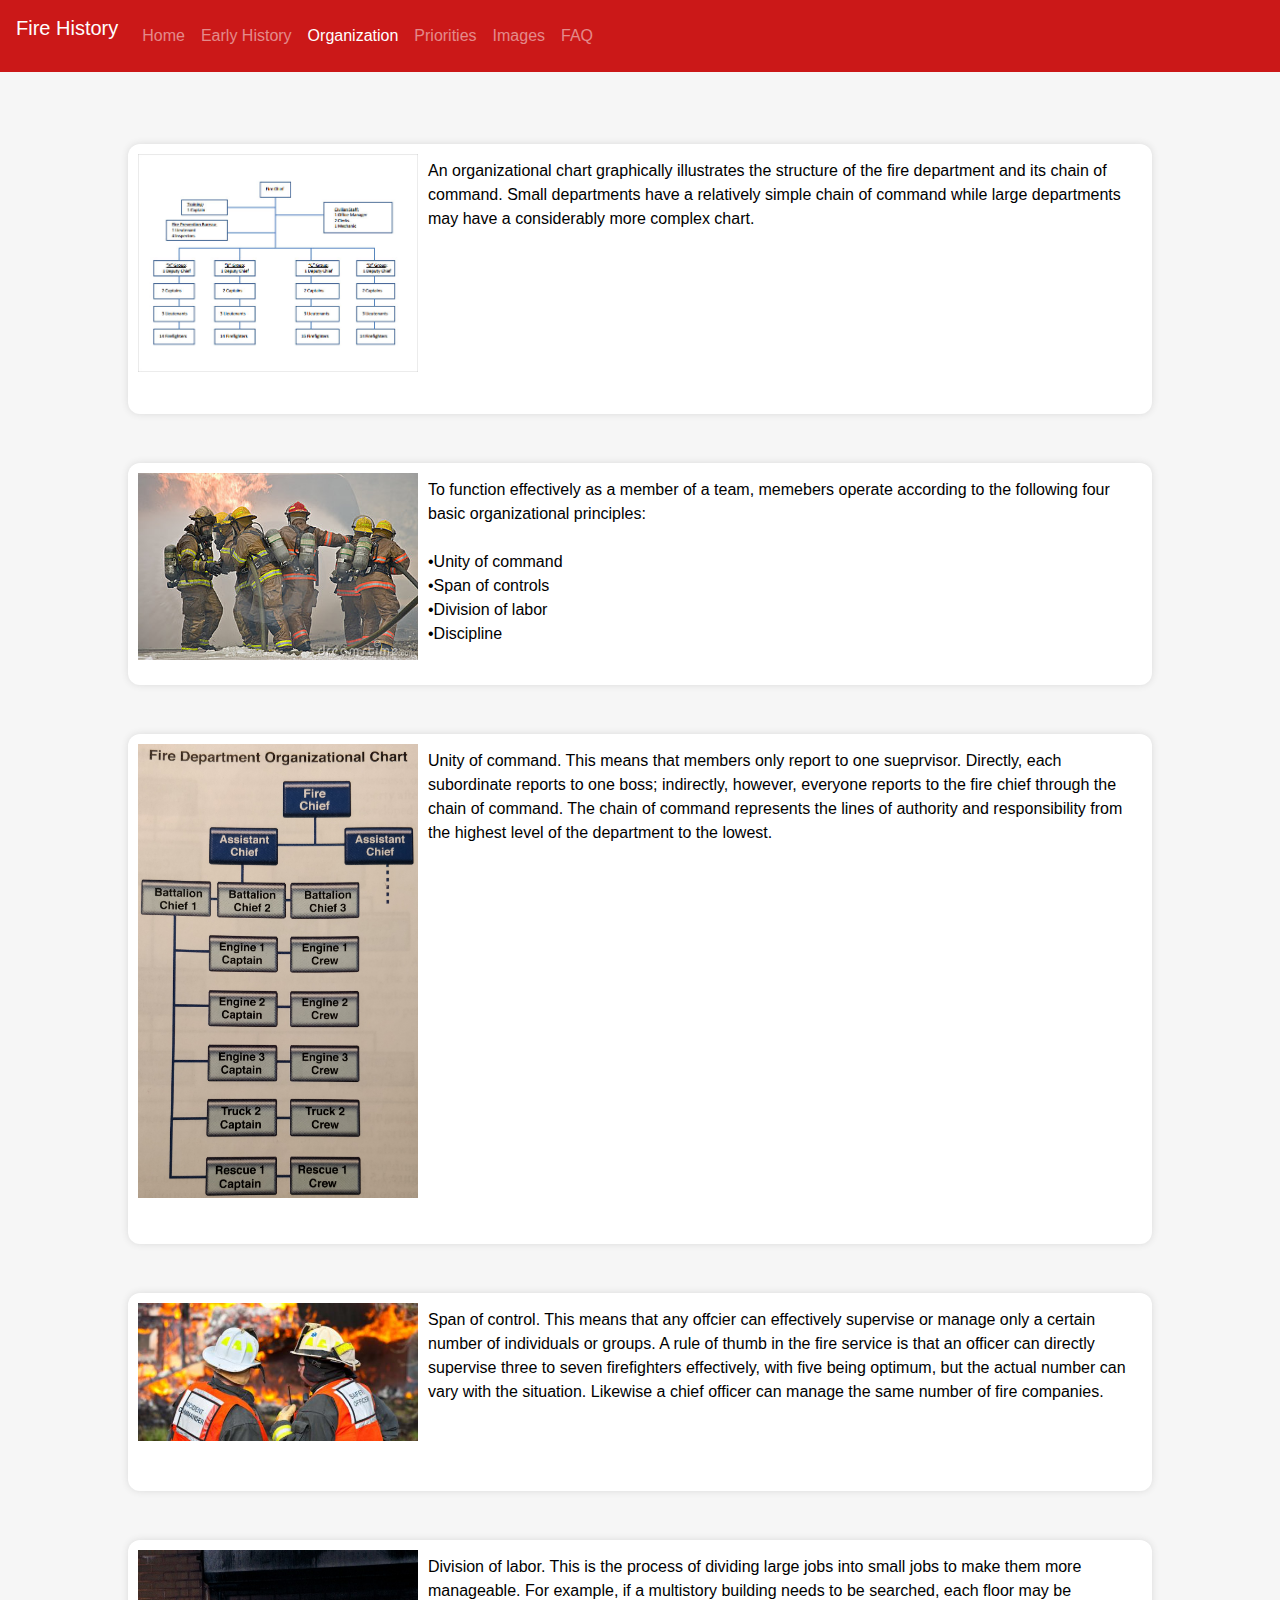
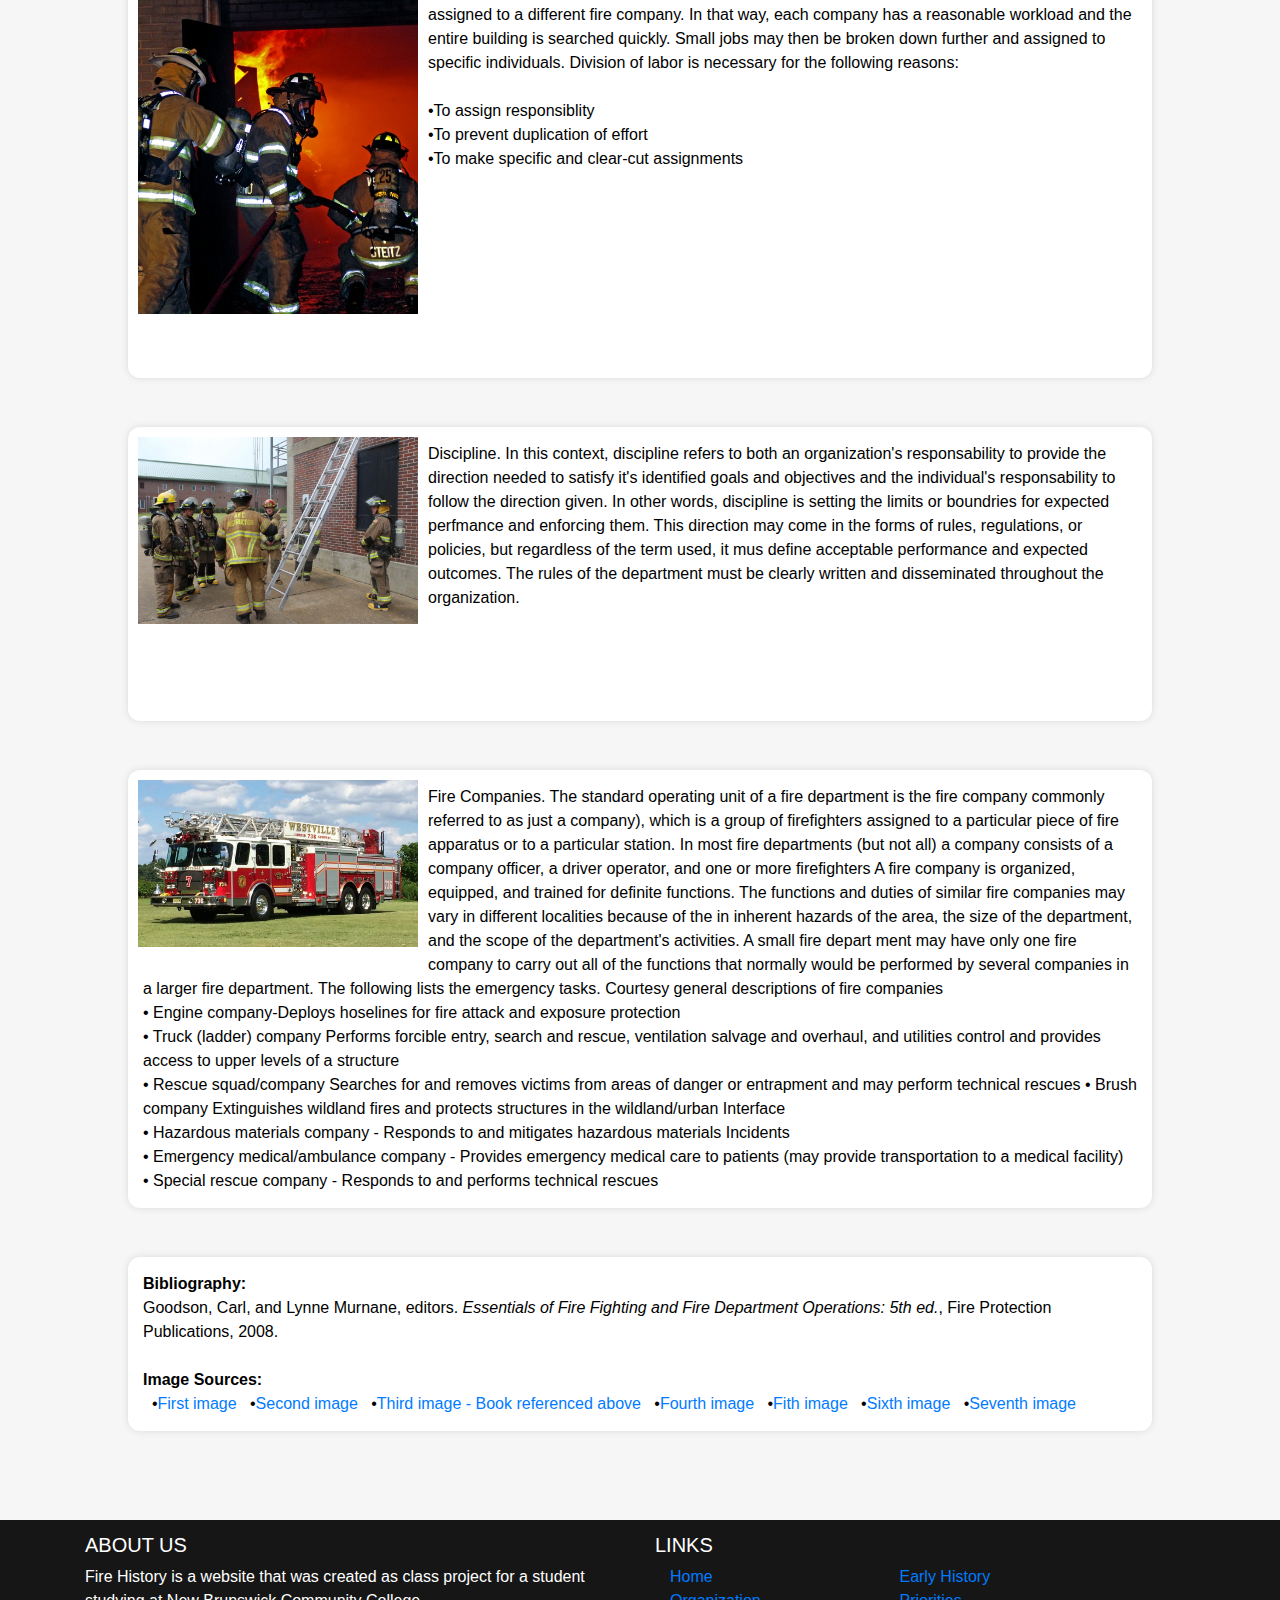
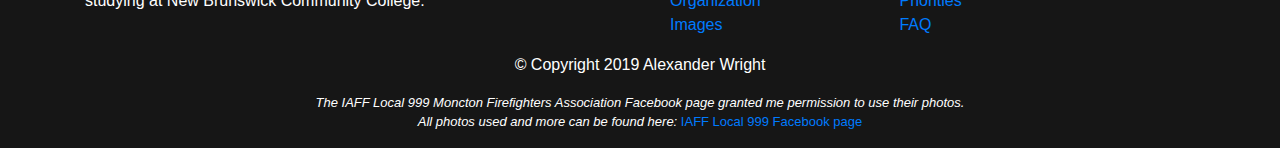
<file: Organization.html>
<!--Alexander Wright, Nov 26 2019, Project part 3-->
<!doctype html>
<html lang="en">

  <head>
    <!-- Required meta tags -->
    <meta charset="utf-8">
    <meta name="viewport" content="width=device-width, initial-scale=1, shrink-to-fit=no">

    <!-- Bootstrap CSS -->
    <link rel="stylesheet" href="https://stackpath.bootstrapcdn.com/bootstrap/4.3.1/css/bootstrap.min.css" integrity="sha384-ggOyR0iXCbMQv3Xipma34MD+dH/1fQ784/j6cY/iJTQUOhcWr7x9JvoRxT2MZw1T" crossorigin="anonymous">
	<!-- Optional JavaScript -->
    <!-- jQuery first, then Popper.js, then Bootstrap JS -->
    <script src="https://code.jquery.com/jquery-3.3.1.slim.min.js" integrity="sha384-q8i/X+965DzO0rT7abK41JStQIAqVgRVzpbzo5smXKp4YfRvH+8abtTE1Pi6jizo" crossorigin="anonymous"></script>
    <script src="https://cdnjs.cloudflare.com/ajax/libs/popper.js/1.14.7/umd/popper.min.js" integrity="sha384-UO2eT0CpHqdSJQ6hJty5KVphtPhzWj9WO1clHTMGa3JDZwrnQq4sF86dIHNDz0W1" crossorigin="anonymous"></script>
    <script src="https://stackpath.bootstrapcdn.com/bootstrap/4.3.1/js/bootstrap.min.js" integrity="sha384-JjSmVgyd0p3pXB1rRibZUAYoIIy6OrQ6VrjIEaFf/nJGzIxFDsf4x0xIM+B07jRM" crossorigin="anonymous"></script>
	
	
    <title>Organization</title>
	
	<link rel="stylesheet" type="text/css" href="Project.css">

	<!--Seets the browser tab icon-->
	<link rel="icon" href="Images/Helmet.png">

  </head>
  
  <body>  
	
	<!--Navigation area-->
	<nav class="navbar fixed-top navbar-expand-lg navbar-dark" style="background-color:#C70000;" id="nav">
		<p class="navbar-brand">Fire History</p>
		
		<button class="navbar-toggler" type="button" data-toggle="collapse" data-target="#navbarNav" aria-controls="navbarNav" aria-expanded="false" aria-label="Toggle navigation">	
			<span class="navbar-toggler-icon"></span>
		</button>
		
		<div class="collapse navbar-collapse " id="navbarNav">
			<ul class="navbar-nav">
				<li class="nav-item">
					<a class="nav-link" href="index.html">Home</a>
				</li>
				<li class="nav-item">
					<a class="nav-link" href="EarlyHistory.html">Early History</a>
				</li>
				<li class="nav-item active">
					<a class="nav-link" href="Organization.html">Organization<span class="sr-only">(current)</span></a>
				</li>
				<li class="nav-item">
					<a class="nav-link" href="priorities.html">Priorities</a>
				</li>
				<li class="nav-item">
					<a class="nav-link" href="Images.html">Images</a>
				</li>
				<li class="nav-item">
					<a class="nav-link" href="FAQ.html">FAQ</a>
				</li>
					
			</ul>
		</div>
		
	</nav>
		
	<!--Forces the content below the navbar-->
	<br><br><br><br>
		
	<!--Wrapper centers web page content-->
	<div id="Wrapper">
		
		<br>
		
		<div><br><!--Br forces the first div to go down one space below the top banner image-->
		
			<a href="Images/chart.jpg"><img class="ContentPhotos" src="Images/chart.jpg"></a>
		
			<p class="ColumnStyle">
				An organizational chart graphically illustrates the structure of the fire department and its chain of command. Small departments have a relatively simple chain of command
				while large departments may have a considerably more complex chart.<br><br><br><br><br><br><br><br>
			</p>
		</div>
		
		<br><!--Br forces the next div to go down below the nex div-->
		
		<div>
		
			<img class="ContentPhotos" src="Images/team.jpg">
		
			<p class="ColumnStyle">
				To function effectively as a member of a team, memebers operate according to the following four basic organizational principles:<br>
				<br>&#8226;Unity of command
				<br>&#8226;Span of controls
				<br>&#8226;Division of labor
				<br>&#8226;Discipline<br><br>
			</p>
		</div>
		
		<br><!--Br forces the next div to go down below the nex div-->
		
		<div>
		
			<img class="ContentPhotos" src="Images/structure.jpg">
		
			<p class="ColumnStyle">
				Unity of command.  This means that members only report to one sueprvisor. Directly, each subordinate reports to one boss; indirectly, however, everyone reports to the
				fire chief through the chain of command. The chain of command represents the lines of authority and responsibility from the highest level of the department to the lowest.
				<br><br><br><br><br><br><br><br><br><br><br><br><br><br><br><br><br>
			</p>
		</div>
		
		<br><!--Br forces the next div to go down below the nex div-->
		
		<div>
		
			<img class="ContentPhotos" src="Images/span.jpg">
		
			<p class="ColumnStyle">
				Span of control. This means that any offcier can effectively supervise or manage only a certain number of individuals or groups. A rule of thumb in the fire service 
				is that an officer can directly supervise three to seven firefighters effectively, with five being optimum, but the actual number can vary with the situation.
				Likewise a chief officer can manage the same number of fire companies.
				<br><br><br><br>
			</p>
		
			
		<br><!--Br forces the next div to go down below the nex div-->
					
		
		</div>
		
		<div>
		
			<img class="ContentPhotos" src="Images/division.jpg">
		
			<p class="ColumnStyle">
				Division of labor. This is the process of dividing large jobs into small jobs to make them more manageable. For example, if a multistory building needs to be 
				searched, each floor may be assigned to a different fire company. In that way, each company has a reasonable workload and the entire building is searched quickly.
				Small jobs may then be broken down further and assigned to specific individuals. Division of labor is necessary for the following reasons:<br>
				<br>&#8226;To assign responsiblity
				<br>&#8226;To prevent duplication of effort
				<br>&#8226;To make specific and clear-cut assignments
				<br><br><br><br><br><br><br><br><br>
			</p>
		
			
		<br><!--Br forces the next div to go down below the nex div-->
					
		
		</div>
		
		<div>
		
			<img class="ContentPhotos" src="Images/six.jpg">
		
			<p class="ColumnStyle">
				Discipline. In this context, discipline refers to both an organization's responsability to provide the direction needed to satisfy it's identified goals and
				objectives and the individual's responsability to follow the direction given. In other words, discipline is setting the limits or boundries for expected 
				perfmance and enforcing them. This direction may come in the forms of rules, regulations, or policies, but regardless of the term used, it mus define acceptable 
				performance and expected outcomes. The rules of the department must be clearly written and disseminated throughout the organization.
				<br><br><br><br><br>
			</p>
		</div>
		<br><!--Br forces the next div to go down below the nex div-->
		<div>
		
			<img class="ContentPhotos" src="Images/ladder.jpg">
		
			<p class="ColumnStyle">
				Fire Companies.
				The standard operating unit of a fire department is the fire
				company commonly referred to as just a company), which
				is a group of firefighters assigned to a particular piece of fire
				apparatus or to a particular station. In most fire departments
				(but not all) a company consists of a company officer, a driver
				operator, and one or more firefighters 
				A fire company is organized, equipped, and trained for
				definite functions. The functions and duties of similar fire
				companies may vary in different localities because of the in
				inherent hazards of the area, the size of the department, and
				the scope of the department's activities. A small fire depart
				ment may have only one fire company to carry out all of
				the functions that normally would be performed by several
				companies in a larger fire department. The following lists the emergency tasks. Courtesy
				general descriptions of fire companies
				<br>
				• Engine company-Deploys hoselines for fire attack and exposure protection
				<br>

				• Truck (ladder) company Performs forcible entry, search and rescue, ventilation
				salvage and overhaul, and utilities control and provides access to upper levels of a
				structure 
				<br>
				• Rescue squad/company Searches for and removes victims from areas of danger
				or entrapment and may perform technical rescues 
				• Brush company Extinguishes wildland fires and protects structures in the
				wildland/urban Interface 
				<br>
				• Hazardous materials company - Responds to and mitigates hazardous materials
				Incidents 
				<br>
				• Emergency medical/ambulance company - Provides emergency medical care to
				patients (may provide transportation to a medical facility) 
				<br>
				• Special rescue company - Responds to and performs technical rescues 

			</p>
		</div>
		
			<br>
			<div class="row">
				<div class="col-lg-12">
					<p class="ColumnStyle">
						<strong>Bibliography:</strong><br>
						Goodson, Carl, and Lynne Murnane, editors. <i>Essentials of Fire Fighting and Fire Department Operations: 5th ed.</i>, Fire Protection Publications, 2008.
					
						<br><br>
						<strong>Image Sources:</strong><br>
						&nbsp;&nbsp;&#8226;<a href="https://www.sampletemplates.com/business-templates/fire-department-organizational-chart.html">First image</a>
						&nbsp;&nbsp;&#8226;<a href="https://thumbs.dreamstime.com/thumblarge_1826/18261547.jpg">Second image</a>
						&nbsp;&nbsp;&#8226;<a href="#">Third image - Book referenced above</a>
						&nbsp;&nbsp;&#8226;<a href="https://www.proprofs.com/quiz-school/story.php?title=fire-department-incident-safety-officer-chapter-46">Fourth image</a>
						&nbsp;&nbsp;&#8226;<a href="https://www.myveronanj.com/2010/11/03/firefighters-drill-their-skills/">Fith image</a>
						&nbsp;&nbsp;&#8226;<a href="https://www.firehouse.com/home/article/12213201/building-a-recruit-training-program">Sixth image</a>
						&nbsp;&nbsp;&#8226;<a href="http://westvillefd.com/php_assets/uploads/2016/08/eone11.jpg">Seventh image</a>
					</p>
				</div>
			</div>		
			
		
					
		
		
	</div>
	
	<!--Footer at the bottom of the page with navigation links and an about section-->
	<footer style="background-color:#161616;">
		<div class="container">
			<div class="row">
			
				<div class="col-md-6">
					<h5 class="text-uppercase">About Us</h5>
					<p>
						Fire History is a website that was created as class project for a student studying at New Brunswick Community College.
						
					</p>
				</div>
				
				<div class="col-md-6">
					
					<h5 class="text-uppercase">Links</h5>
					
					<!-- Links in an unordered list -->
					<ul class="list-unstyled">
						<li class="col-md-5 d-inline-block">
							<a class="nav-link link-padding" href="Index.html">Home</a>
						</li>
						<li class="col-md-5 d-inline-block">
							<a class="nav-link link-padding" href="EarlyHistory.html">Early History</a>
						</li>
						<li class="col-md-5 d-inline-block">
							<a class="nav-linklink-padding" href="Organization.html">Organization</a>
						</li>
						<li class="col-md-5 d-inline-block">
							<a class="nav-link link-padding" href="priorities.html">Priorities</a>
						</li>
						<li class="col-md-5 d-inline-block">
							<a class="nav-link link-padding" href="Images.html">Images</a>
						</li>
						<li class="col-md-5 d-inline-block">
							<a class="nav-link link-padding" href="FAQ.html">FAQ</a>
						</li>						
					</ul>
				</div>
			</div>
				
			<div class="row">
				<div class="col-md-12 text-center">
					<p>&copy; Copyright 2019 Alexander Wright</p> 
				</div>
			</div>
			<div class="row" style="font-size:13px;">
				<div class="col-md-12 text-center">
					<p><i>The IAFF Local 999 Moncton Firefighters Association Facebook page granted me permission to use their photos.<br>All photos used and more can be found here: 
					</i><a href="https://www.facebook.com/IAFF-Local-999-Moncton-Firefighters-Association-172013719613544/">IAFF Local 999 Facebook page</a></p>
					
				</div>
			</div>
		</div>
	</footer>
		
  </body>
</html>
</file>
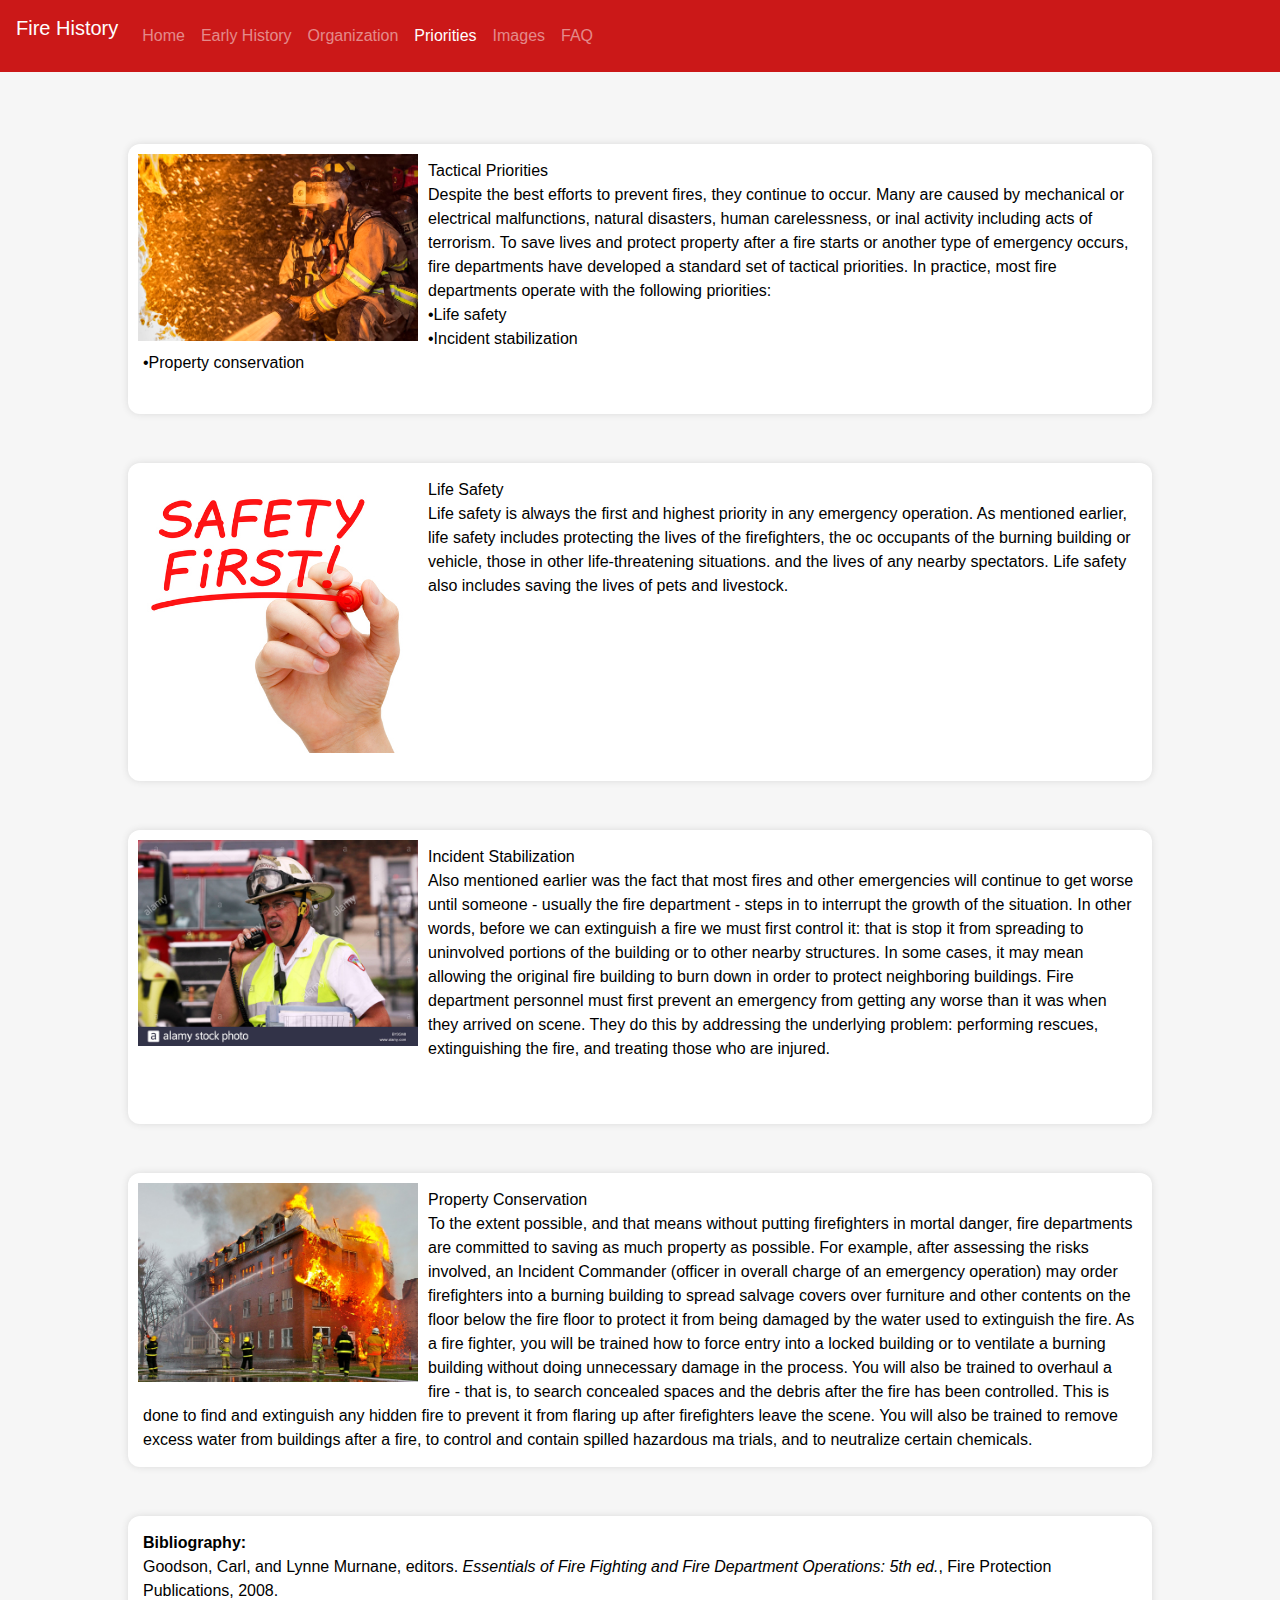
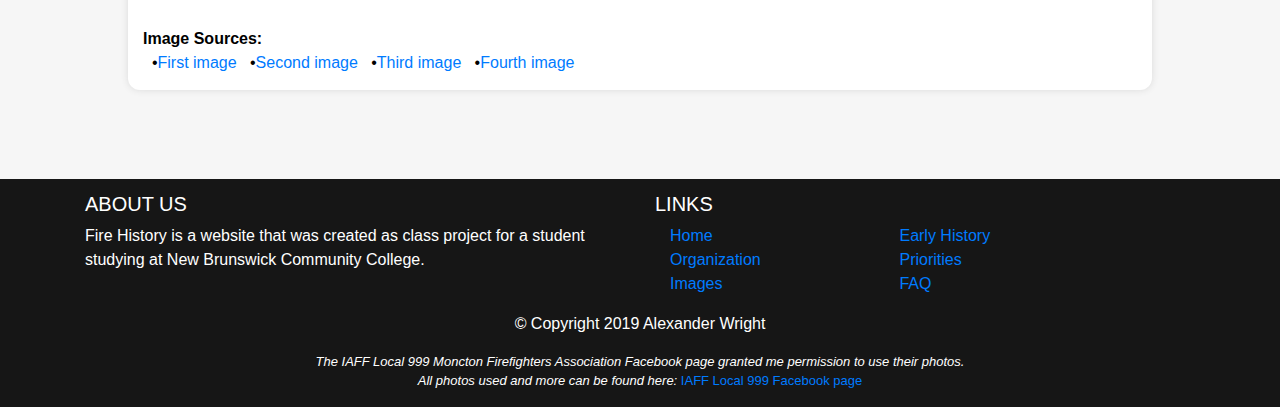
<file: priorities.html>
<!--Alexander Wright, Nov 26 2019, Project part 3-->
<!doctype html>
<html lang="en">

  <head>
    <!-- Required meta tags -->
    <meta charset="utf-8">
    <meta name="viewport" content="width=device-width, initial-scale=1, shrink-to-fit=no">

    <!-- Bootstrap CSS -->
    <link rel="stylesheet" href="https://stackpath.bootstrapcdn.com/bootstrap/4.3.1/css/bootstrap.min.css" integrity="sha384-ggOyR0iXCbMQv3Xipma34MD+dH/1fQ784/j6cY/iJTQUOhcWr7x9JvoRxT2MZw1T" crossorigin="anonymous">
	<!-- Optional JavaScript -->
    <!-- jQuery first, then Popper.js, then Bootstrap JS -->
    <script src="https://code.jquery.com/jquery-3.3.1.slim.min.js" integrity="sha384-q8i/X+965DzO0rT7abK41JStQIAqVgRVzpbzo5smXKp4YfRvH+8abtTE1Pi6jizo" crossorigin="anonymous"></script>
    <script src="https://cdnjs.cloudflare.com/ajax/libs/popper.js/1.14.7/umd/popper.min.js" integrity="sha384-UO2eT0CpHqdSJQ6hJty5KVphtPhzWj9WO1clHTMGa3JDZwrnQq4sF86dIHNDz0W1" crossorigin="anonymous"></script>
    <script src="https://stackpath.bootstrapcdn.com/bootstrap/4.3.1/js/bootstrap.min.js" integrity="sha384-JjSmVgyd0p3pXB1rRibZUAYoIIy6OrQ6VrjIEaFf/nJGzIxFDsf4x0xIM+B07jRM" crossorigin="anonymous"></script>
	
	
    <title>Priorities</title>
	
	<link rel="stylesheet" type="text/css" href="Project.css">

	<!--Seets the browser tab icon-->
	<link rel="icon" href="Images/Helmet.png">

  </head>
  
  <body>  
	
	<!--Navigation area-->
	<nav class="navbar fixed-top navbar-expand-lg navbar-dark" style="background-color:#C70000;" id="nav">
		<p class="navbar-brand">Fire History</p>
		
		<button class="navbar-toggler" type="button" data-toggle="collapse" data-target="#navbarNav" aria-controls="navbarNav" aria-expanded="false" aria-label="Toggle navigation">	
			<span class="navbar-toggler-icon"></span>
		</button>
		
		<div class="collapse navbar-collapse " id="navbarNav">
			<ul class="navbar-nav">
				<li class="">
					<a class="nav-link" href="index.html">Home</a>
				</li>
				<li class="nav-item">
					<a class="nav-link" href="EarlyHistory.html">Early History</a>
				</li>
				<li class="nav-item">
					<a class="nav-link" href="Organization.html">Organization</a>
				</li>
				<li class="nav-item active">
					<a class="nav-link" href="priorities.html">Priorities<span class="sr-only">(current)</span></a>
				</li>
				<li class="nav-item">
					<a class="nav-link" href="Images.html">Images</a>
				</li>
				<li class="nav-item">
					<a class="nav-link" href="FAQ.html">FAQ</a>
				</li>
				
					
			</ul>
		</div>
		
	</nav>
		
		<!--Forces the content below the navbar-->
	<br><br><br><br>
		
	<div id="Wrapper">
		
		<br>
		
		<div><br><!--Br forces the first div to go down one space below the top banner image-->
		
			<img class="ContentPhotos" src="Images/firefighter.jpg">
		
			<p class="ColumnStyle">
				Tactical Priorities
				<br>
				Despite the best efforts to prevent fires, they continue to occur. Many are caused
				by mechanical or electrical malfunctions, natural disasters, human carelessness, or
				inal activity including acts of terrorism. To save lives and protect property after
				a fire starts or another type of emergency occurs, fire departments have developed a
				standard set of tactical priorities. In practice, most fire departments operate with the
				following priorities:<br>
				&#8226;Life safety
				<br>&#8226;Incident stabilization
				<br>&#8226;Property conservation
				<br><br>
			</p>
		</div>
		
		<br><!--Br forces the next div to go down below the nex div-->
		
		<div>
		
			<img class="ContentPhotos" src="Images/safe.jpg">
		
			<p class="ColumnStyle">
				Life Safety
				<br>
				Life safety is always the first and highest priority in any emergency operation. As
				mentioned earlier, life safety includes protecting the lives of the firefighters, the oc
				occupants of the burning building or vehicle, those in other life-threatening situations.
				and the lives of any nearby spectators. Life safety also includes saving the lives of pets
				and livestock.
				<br><br><br><br><br><br><br><br>
			</p>
		</div>
		
		<br><!--Br forces the next div to go down below the nex div-->
		
		<div>
		
			<img class="ContentPhotos" src="Images/talking.jpg">
		
			<p class="ColumnStyle">
				Incident Stabilization
				<br>
				Also mentioned earlier was the fact that most fires and other emergencies will
				continue to get worse until someone - usually the fire department - steps in to
				interrupt the growth of the situation. In other words, before we can extinguish a
				fire we must first control it: that is stop it from spreading to uninvolved portions
				of the building or to other nearby structures. In some cases, it may mean allowing
				the original fire building to burn down in order to protect neighboring buildings.
				Fire department personnel must first prevent an emergency from getting any worse
				than it was when they arrived on scene. They do this by addressing the underlying
				problem: performing rescues, extinguishing the fire, and treating those who are
				injured.
				<br><br><br>
			</p>
		</div>
		
		<br><!--Br forces the next div to go down below the nex div-->
		
		<div>
		
			<img class="ContentPhotos" src="Images/property.jpg">
		
			<p class="ColumnStyle">
				Property Conservation
				<br>
				To the extent possible, and that means without putting firefighters in mortal danger,
				fire departments are committed to saving as much property as possible. For example,
				after assessing the risks involved, an Incident Commander (officer in overall charge
				of an emergency operation) may order firefighters into a burning building to spread
				salvage covers over furniture and other contents on the floor below the fire floor to
				protect it from being damaged by the water used to extinguish the fire. As a fire
				fighter, you will be trained how to force entry into a locked building or to ventilate a
				burning building without doing unnecessary damage in the process. You will also be
				trained to overhaul a fire - that is, to search concealed spaces and the debris after the
				fire has been controlled. This is done to find and extinguish any hidden fire to prevent
				it from flaring up after firefighters leave the scene. You will also be trained to remove
				excess water from buildings after a fire, to control and contain spilled hazardous ma
				trials, and to neutralize certain chemicals.

			</p>
		
		
		
		</div>	
		
		<br>
			<div class="row">
				<div class="col-lg-12">
					<p class="ColumnStyle">
						<strong>Bibliography:</strong><br>
						Goodson, Carl, and Lynne Murnane, editors. <i>Essentials of Fire Fighting and Fire Department Operations: 5th ed.</i>, Fire Protection Publications, 2008.
					
						<br><br>
						<strong>Image Sources:</strong><br>
						&nbsp;&nbsp;&#8226;<a href="https://en.wikipedia.org/wiki/Firefighter">First image</a>
						&nbsp;&nbsp;&#8226;<a href="http://www.lifesafety.com/">Second image</a>
						&nbsp;&nbsp;&#8226;<a href="https://www.alamy.com/stock-photo-a-firefighter-talking-on-the-radio-emergency-scene-33885076.html">Third image</a>
						&nbsp;&nbsp;&#8226;<a href="https://en.wikipedia.org/wiki/Firefighting#/media/File:Fire_inside_an_abandoned_convent_in_Massueville,_Quebec,_Canada.jpg">Fourth image</a>
					</p>
				</div>
			</div>
	</div>
	
	<!--Footer at the bottom of the page with navigation links and an about section-->
	<footer style="background-color:#161616;">
		<div class="container">
			<div class="row">
			
				<div class="col-md-6">
					<h5 class="text-uppercase">About Us</h5>
					<p>
						Fire History is a website that was created as class project for a student studying at New Brunswick Community College.
						
					</p>
				</div>
				
				<div class="col-md-6">
					
					<h5 class="text-uppercase">Links</h5>
					
					<!-- Links in an unordered list -->
					<ul class="list-unstyled">
						<li class="col-md-5 d-inline-block">
							<a class="nav-link link-padding" href="Index.html">Home</a>
						</li>
						<li class="col-md-5 d-inline-block">
							<a class="nav-link link-padding" href="EarlyHistory.html">Early History</a>
						</li>
						<li class="col-md-5 d-inline-block">
							<a class="nav-linklink-padding" href="Organization.html">Organization</a>
						</li>
						<li class="col-md-5 d-inline-block">
							<a class="nav-link link-padding" href="priorities.html">Priorities</a>
						</li>
						<li class="col-md-5 d-inline-block">
							<a class="nav-link link-padding" href="Images.html">Images</a>
						</li>
						<li class="col-md-5 d-inline-block">
							<a class="nav-link link-padding" href="FAQ.html">FAQ</a>
						</li>						
					</ul>
				</div>
			</div>
				
			<div class="row">
				<div class="col-md-12 text-center">
					<p>&copy; Copyright 2019 Alexander Wright</p> 
				</div>
			</div>
			<div class="row" style="font-size:13px;">
				<div class="col-md-12 text-center">
					<p><i>The IAFF Local 999 Moncton Firefighters Association Facebook page granted me permission to use their photos.<br>All photos used and more can be found here: 
					</i><a href="https://www.facebook.com/IAFF-Local-999-Moncton-Firefighters-Association-172013719613544/">IAFF Local 999 Facebook page</a></p>
					
				</div>
			</div>
		</div>
	</footer>
		
  </body>
</html>
</file>
<file: Project.css>
/*Alexander Wright, Nov 26 2019, Project part 3*/
/*----------------------------------------Media Quearies Below----------------------------------------*/

/* Extra small devices (phones, 600px and down) */
@media only screen and (max-width: 600px) 
{
	/*Sets the 'Coming Soon!' text on the FAQ page*/
	#comingSoon{
				color:white;font-family: Impact, Charcoal, sans-serif; 
				font-size: 40px; 
				letter-spacing: 6px; 
				word-spacing: -5px;
				font-weight: 400; 
				margin-left: 25%;
				margin-top: 20%;
			   }
			   
	/*Configure the size of the images within the hyperlinks that are inside the figure tag on the images page*/
	figure > a > img{
				width:100%;
				max-width:475px;
				border-radius: 2%;
			  }
			   
			   
	.ContentPhotos{
					width:100%;
					max-width:450px;
					padding: 1%;
				   }
	
	footer{text-align: center;}
	
}


/* Small devices (portrait tablets and large phones, 600px and up) */
@media only screen and (min-width: 600px) 
{
	
			   
	/*Configure the size of the images within the hyperlinks that are inside the figure tag on the images page*/
	figure > a > img{
				width:100%;
				max-width:500px;
				border-radius: 2%;
			  }
			  
	
	.ContentPhotos{
					width:100%;
					max-width:550px;
					padding: 1%;
				   }
	
	footer{text-align: center;}
	
}


/* Medium devices (landscape tablets, 768px and up) */
@media only screen and (min-width: 768px) 
{			   
			   
	/*Configure the size of the images within the hyperlinks that are inside the figure tag on the images page*/
	figure > a > img{
					width:100%;
					max-width:600px;
					border-radius: 2%;
					}
	
	
	.ContentPhotos{
					width:100%;
					max-width:300px;
					float:left;
					padding: 1%;
				   }
				   
	footer{text-align: left;}
	
}


/* Large devices (laptops/desktops, 1103px and up) */
@media only screen and (min-width: 1103px) 
{
			   
	
	.ContentPhotos{
					width:100%;
					max-width:300px;
					float:left;
					padding: 1%;
				   }
				   
	footer{text-align: left;}
	
}


/* Large devices (laptops/desktops, 1501px and up) */
@media only screen and (min-width: 1501px) 
{	
	
	
		  
	
			   
	#colLeft{float:left; width: 31%; margin: 1%;}
	
	#colCenter{float:left; width: 31%; margin: 1%;}
	
	#colRight{float:right; width: 31%; margin: 1%;}
	
	
	.ContentPhotos{
					width:100%;
					max-width:300px;
					float:left;
					padding: 1%;
					
				   }

	footer{text-align: left;}
}


/*----------------------------------------Media Quearies Above----------------------------------------*/


/*Makes the navbar partialy transparent*/
#nav{

    opacity: 0.90;
	
}

#navbarNav{}

/*Sets the text and background colour for the entire site*/
body{background-color: #F6F6F6;
	 color:black;}

/*Centers webpage content*/
#Wrapper{
	margin-left: auto;
	margin-right: auto;
	width: 80%;
	padding-bottom:5%;

	
}


/*Sets global footer properties and centers it on the apge*/
footer{
	margin-left:auto;
	margin-right:auto;
	width:100%;
	color:white;
	background-color:black;
	padding-top: 1%;
	
	
	
	
}

figure{
	   padding-bottom:55px;
	  }

figcaption{font-weight: bold;}

.link-padding{padding:0%;}

.images{height: 100%; width: 100%;}

.ColumnStyle{padding:15px;
			 border-radius: 12px;
			 box-shadow: 0px 0px 7px #DADADA;
			 background-color:white;
			 margin-bottom:25px;}
</file>
